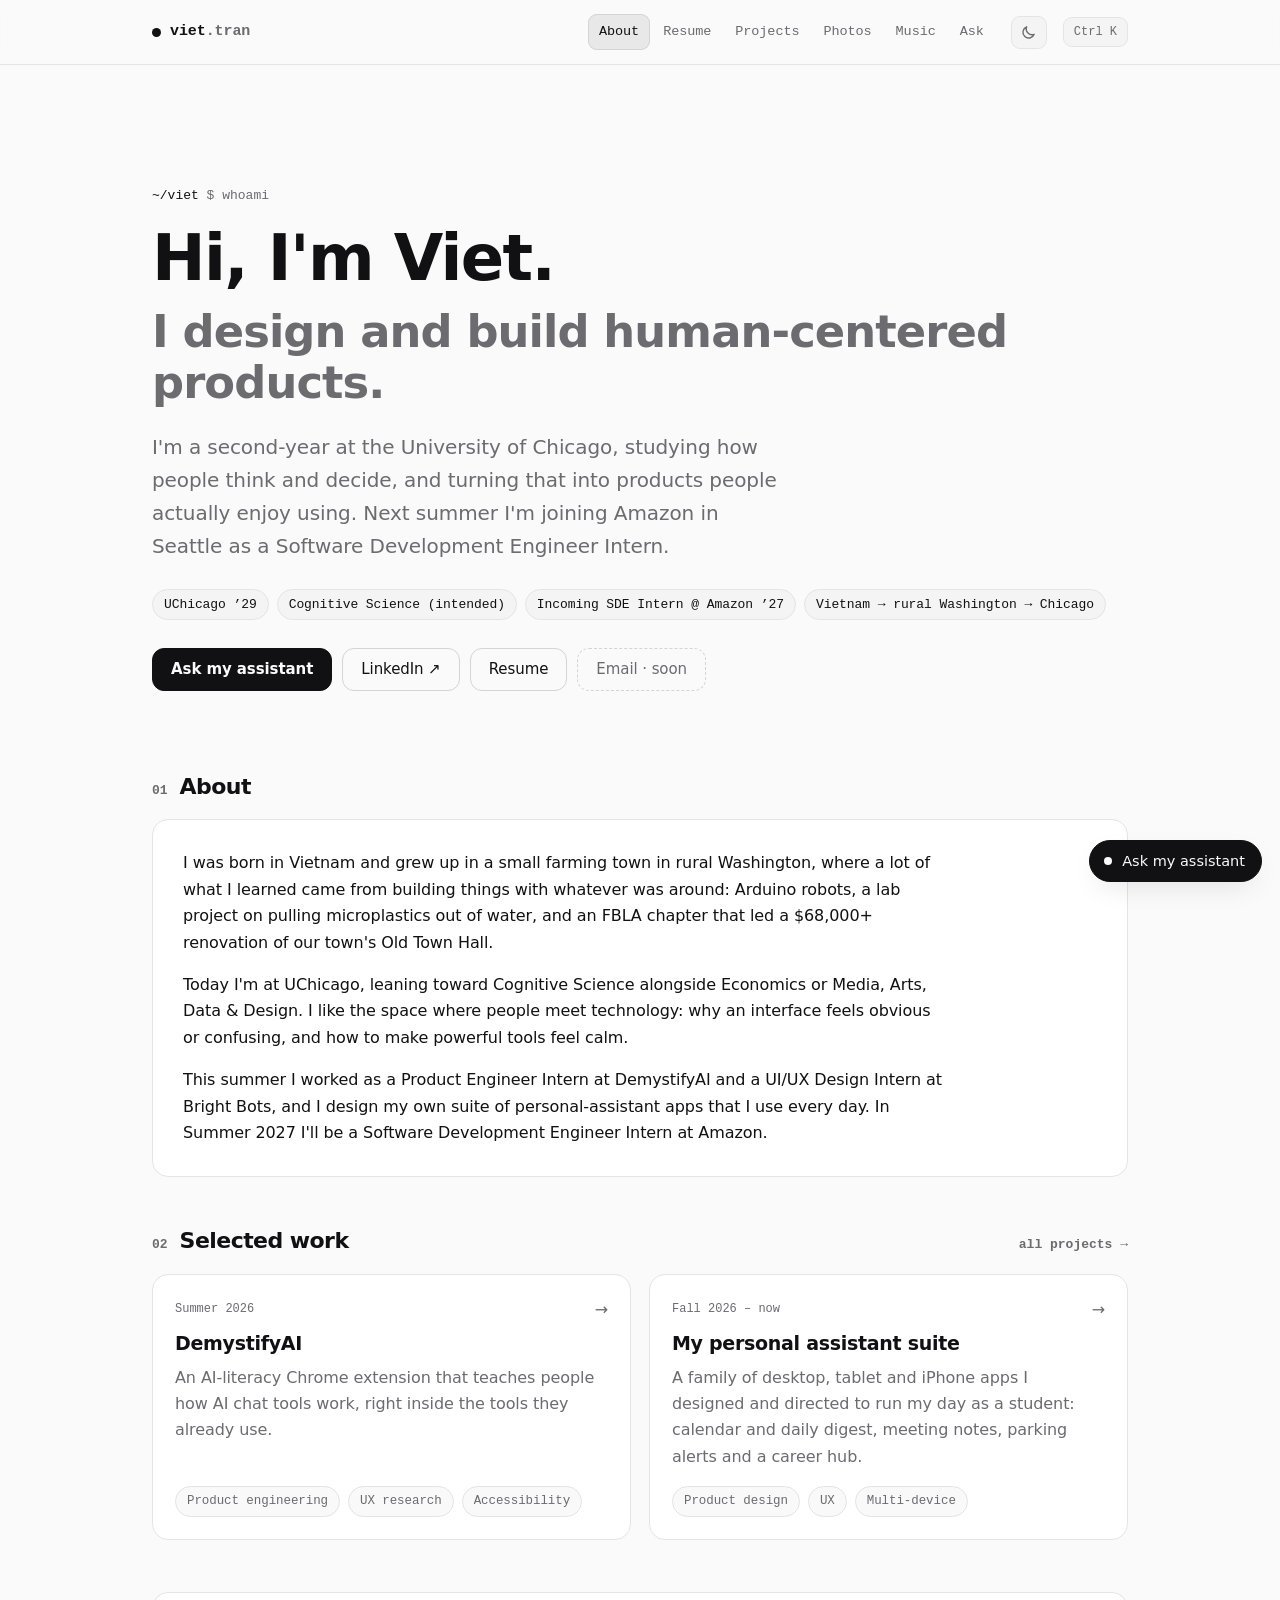
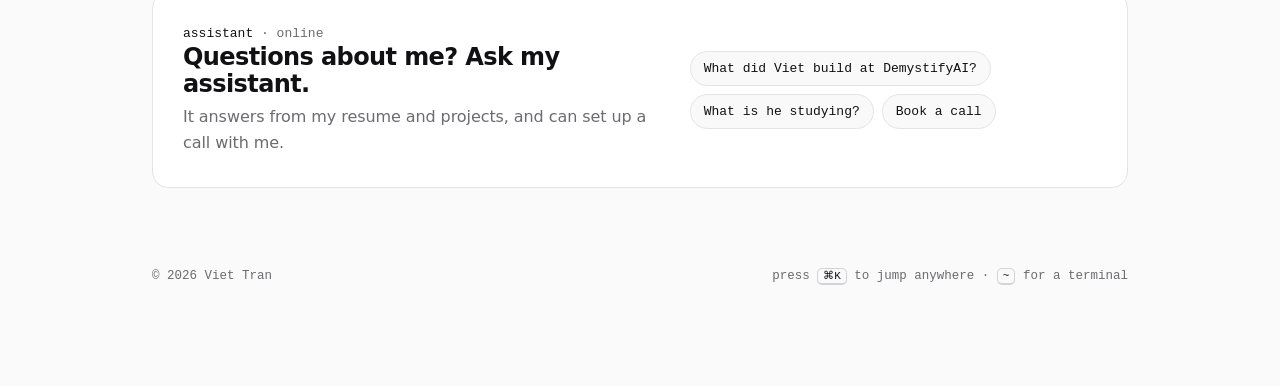
<file: index.html>
<!doctype html>
<html lang="en">
<head>
<meta name="site-root" content="./">
<meta charset="utf-8">
<meta name="viewport" content="width=device-width, initial-scale=1, viewport-fit=cover">
<title>Viet Tran · I design and build human‑centered products</title>
<meta name="description" content="I'm a second-year at the University of Chicago, studying how people think and decide, and turning that into products people actually enjoy using. Next summer I'm joining Amazon in Seattle as a Software Development Engineer Intern.">
<meta name="color-scheme" content="dark light">
<meta name="theme-color" content="#111113" media="(prefers-color-scheme: dark)">
<meta name="theme-color" content="#FAFAFA" media="(prefers-color-scheme: light)">
<meta property="og:title" content="Viet Tran · I design and build human‑centered products">
<meta property="og:description" content="I design and build human‑centered products.">
<meta property="og:type" content="website">
<meta property="og:image" content="https://viethtran.sites.tab.bot/og.png">
<link rel="icon" href="./assets/favicon.svg" type="image/svg+xml">
<link rel="stylesheet" href="./assets/styles.css">
<script src="./assets/theme.js"></script>
<script defer src="./assets/data.js"></script>
<script defer src="./assets/app.js"></script>
</head>
<body class="">
<a class="skip" href="#main">Skip to content</a>
<div class="glow" aria-hidden="true"></div>
<header class="top">
  <div class="top-in">
    <a class="brand" href="./"><span class="dot" aria-hidden="true"></span><span>viet<span class="dim">.tran</span></span></a>
    <nav class="tabs" aria-label="Main"><a href="./" class="t-home" aria-current="page">About</a><a href="./resume/">Resume</a><a href="./projects/">Projects</a><a href="./photos/">Photos</a><a href="./music/">Music</a><a href="./ask/">Ask</a></nav>
    <button class="theme-btn" type="button" data-theme-toggle aria-label="Light or dark mode" title="Light or dark mode"><svg class="ic-sun" viewBox="0 0 24 24" aria-hidden="true"><circle cx="12" cy="12" r="4.2" fill="none" stroke="currentColor" stroke-width="2"/><path d="M12 2.5v2.2M12 19.3v2.2M2.5 12h2.2M19.3 12h2.2M5.3 5.3l1.6 1.6M17.1 17.1l1.6 1.6M5.3 18.7l1.6-1.6M17.1 6.9l1.6-1.6" stroke="currentColor" stroke-width="2" stroke-linecap="round"/></svg><svg class="ic-moon" viewBox="0 0 24 24" aria-hidden="true"><path d="M20 14.6A8.2 8.2 0 0 1 9.4 4a8.2 8.2 0 1 0 10.6 10.6z" fill="none" stroke="currentColor" stroke-width="2" stroke-linejoin="round"/></svg></button>
    <button class="kbtn" type="button" data-open-cmdk aria-label="Open command menu"><span class="kbd-k">⌘K</span><svg class="kbtn-ic" viewBox="0 0 24 24" width="18" height="18" aria-hidden="true"><circle cx="11" cy="11" r="6.5" fill="none" stroke="currentColor" stroke-width="2"/><path d="M16 16l4.5 4.5" stroke="currentColor" stroke-width="2" stroke-linecap="round"/></svg></button>
  </div>
</header>
<main id="main" class="wrap fade">

<section class="hero">
  <p class="mono kicker"><span class="cy">~/viet</span> $ whoami</p>
  <h1>Hi, I'm Viet.<br><span class="grad">I design and build human‑centered products.</span></h1>
  <p class="lede">I'm a second-year at the University of Chicago, studying how people think and decide, and turning that into products people actually enjoy using. Next summer I'm joining Amazon in Seattle as a Software Development Engineer Intern.</p>
  <div class="chips big"><span class="chip">UChicago ’29</span><span class="chip">Cognitive Science (intended)</span><span class="chip">Incoming SDE Intern @ Amazon ’27</span><span class="chip">Vietnam → rural Washington → Chicago</span></div>
  <div class="actions"><a class="btn primary" href="./ask/" data-open-chat>Ask my assistant</a><a class="btn" href="https://www.linkedin.com/in/viet-h-tran" target="_blank" rel="noopener">LinkedIn ↗</a><a class="btn" href="./resume/">Resume</a><span class="btn ghost todo-btn" title="Email address to be added">Email · soon</span></div>
</section>
<section class="section">
  <h2 class="sh"><span class="mono">01</span> About</h2>
  <div class="prose about-card glass pad"><p>I was born in Vietnam and grew up in a small farming town in rural Washington, where a lot of what I learned came from building things with whatever was around: Arduino robots, a lab project on pulling microplastics out of water, and an FBLA chapter that led a $68,000+ renovation of our town's Old Town Hall.</p><p>Today I'm at UChicago, leaning toward Cognitive Science alongside Economics or Media, Arts, Data &amp; Design. I like the space where people meet technology: why an interface feels obvious or confusing, and how to make powerful tools feel calm.</p><p>This summer I worked as a Product Engineer Intern at DemystifyAI and a UI/UX Design Intern at Bright Bots, and I design my own suite of personal-assistant apps that I use every day. In Summer 2027 I'll be a Software Development Engineer Intern at Amazon.</p></div>
</section>
<section class="section">
  <h2 class="sh"><span class="mono">02</span> Selected work <a class="more mono" href="./projects/">all projects →</a></h2>
  <div class="grid"><a class="card lift" href="./projects/demystifyai/">
  <div class="card-top"><span class="mono tag">Summer 2026</span><span class="arrow" aria-hidden="true">→</span></div>
  <h3>DemystifyAI</h3>
  <p>An AI-literacy Chrome extension that teaches people how AI chat tools work, right inside the tools they already use.</p>
  <div class="chips"><span class="chip">Product engineering</span><span class="chip">UX research</span><span class="chip">Accessibility</span></div>
</a><a class="card lift" href="./projects/tab-apps/">
  <div class="card-top"><span class="mono tag">Fall 2026 – now</span><span class="arrow" aria-hidden="true">→</span></div>
  <h3>My personal assistant suite</h3>
  <p>A family of desktop, tablet and iPhone apps I designed and directed to run my day as a student: calendar and daily digest, meeting notes, parking alerts and a career hub.</p>
  <div class="chips"><span class="chip">Product design</span><span class="chip">UX</span><span class="chip">Multi-device</span></div>
</a></div>
</section>
<section class="section">
  <div class="glass pad ask-card lift">
    <div>
      <p class="mono kicker"><span class="cy">assistant</span> · online</p>
      <h2>Questions about me? Ask my assistant.</h2>
      <p class="dim">It answers from my resume and projects, and can set up a call with me.</p>
    </div>
    <div class="ask-try"><button class="chip q" type="button" data-ask="What did Viet build at DemystifyAI?">What did Viet build at DemystifyAI?</button><button class="chip q" type="button" data-ask="What is he studying?">What is he studying?</button><button class="chip q" type="button" data-ask="Book a call">Book a call</button></div>
  </div>
</section>
</main>
<footer class="foot wrap">
  <span class="mono dim">© 2026 Viet Tran</span>
  <span class="mono dim hint-keys">press <kbd>⌘K</kbd> to jump anywhere · <kbd>~</kbd> for a terminal</span>
</footer>
<button class="ask-fab" type="button" data-open-chat aria-label="Ask my assistant"><span class="pulse" aria-hidden="true"></span><span>Ask<span class="long"> my assistant</span></span></button>
</body>
</html>
</file>
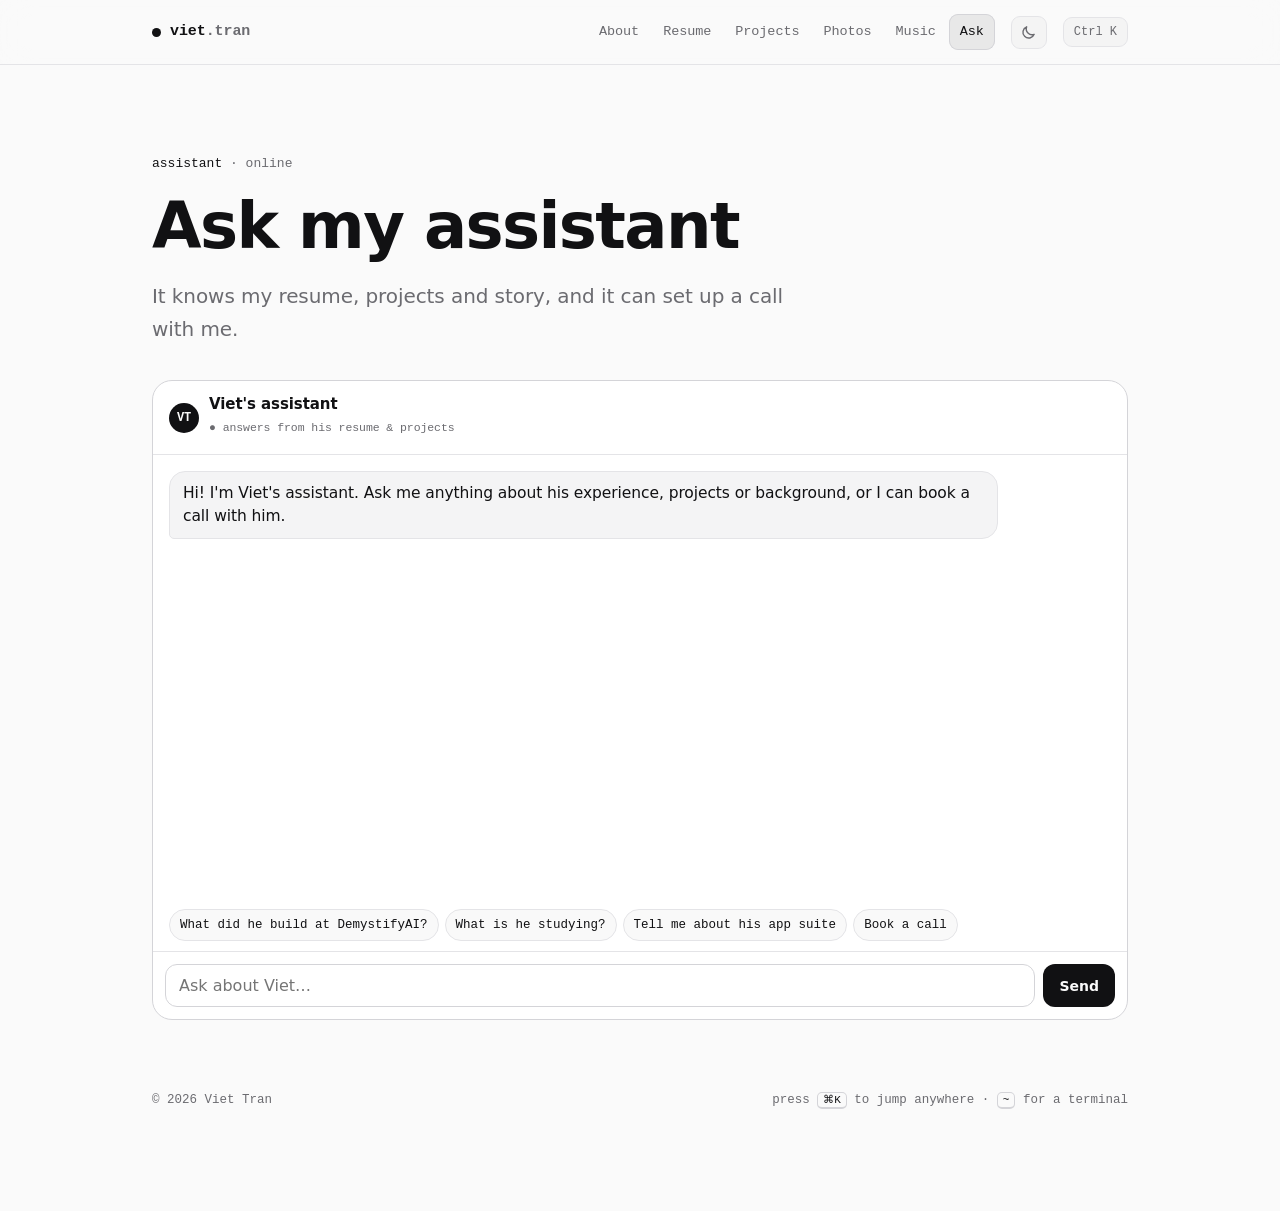
<file: ask/index.html>
<!doctype html>
<html lang="en">
<head>
<meta name="site-root" content="../">
<meta charset="utf-8">
<meta name="viewport" content="width=device-width, initial-scale=1, viewport-fit=cover">
<title>Ask my assistant · Viet Tran</title>
<meta name="description" content="Ask questions about Viet Tran, or book a call.">
<meta name="color-scheme" content="dark light">
<meta name="theme-color" content="#111113" media="(prefers-color-scheme: dark)">
<meta name="theme-color" content="#FAFAFA" media="(prefers-color-scheme: light)">
<meta property="og:title" content="Ask my assistant · Viet Tran">
<meta property="og:description" content="Ask questions about Viet Tran, or book a call.">
<meta property="og:type" content="website">
<meta property="og:image" content="https://viethtran.sites.tab.bot/og.png">
<link rel="icon" href="../assets/favicon.svg" type="image/svg+xml">
<link rel="stylesheet" href="../assets/styles.css">
<script src="../assets/theme.js"></script>
<script defer src="../assets/data.js"></script>
<script defer src="../assets/app.js"></script>
</head>
<body class="ask-page">
<a class="skip" href="#main">Skip to content</a>
<div class="glow" aria-hidden="true"></div>
<header class="top">
  <div class="top-in">
    <a class="brand" href="../"><span class="dot" aria-hidden="true"></span><span>viet<span class="dim">.tran</span></span></a>
    <nav class="tabs" aria-label="Main"><a href="../" class="t-home">About</a><a href="../resume/">Resume</a><a href="../projects/">Projects</a><a href="../photos/">Photos</a><a href="../music/">Music</a><a href="../ask/" aria-current="page">Ask</a></nav>
    <button class="theme-btn" type="button" data-theme-toggle aria-label="Light or dark mode" title="Light or dark mode"><svg class="ic-sun" viewBox="0 0 24 24" aria-hidden="true"><circle cx="12" cy="12" r="4.2" fill="none" stroke="currentColor" stroke-width="2"/><path d="M12 2.5v2.2M12 19.3v2.2M2.5 12h2.2M19.3 12h2.2M5.3 5.3l1.6 1.6M17.1 17.1l1.6 1.6M5.3 18.7l1.6-1.6M17.1 6.9l1.6-1.6" stroke="currentColor" stroke-width="2" stroke-linecap="round"/></svg><svg class="ic-moon" viewBox="0 0 24 24" aria-hidden="true"><path d="M20 14.6A8.2 8.2 0 0 1 9.4 4a8.2 8.2 0 1 0 10.6 10.6z" fill="none" stroke="currentColor" stroke-width="2" stroke-linejoin="round"/></svg></button>
    <button class="kbtn" type="button" data-open-cmdk aria-label="Open command menu"><span class="kbd-k">⌘K</span><svg class="kbtn-ic" viewBox="0 0 24 24" width="18" height="18" aria-hidden="true"><circle cx="11" cy="11" r="6.5" fill="none" stroke="currentColor" stroke-width="2"/><path d="M16 16l4.5 4.5" stroke="currentColor" stroke-width="2" stroke-linecap="round"/></svg></button>
  </div>
</header>
<main id="main" class="wrap fade">

<section class="phead">
  <p class="mono kicker"><span class="cy">assistant</span> · online</p>
  <h1>Ask my assistant</h1>
  <p class="lede">It knows my resume, projects and story, and it can set up a call with me.</p>
</section>
<div class="chat-host" data-chat-inline></div>
<noscript><p class="glass pad">The assistant needs JavaScript. You can still read my <a href="../resume/">resume</a> or find me on <a href="https://www.linkedin.com/in/viet-h-tran">LinkedIn</a>.</p></noscript>
</main>
<footer class="foot wrap">
  <span class="mono dim">© 2026 Viet Tran</span>
  <span class="mono dim hint-keys">press <kbd>⌘K</kbd> to jump anywhere · <kbd>~</kbd> for a terminal</span>
</footer>
<button class="ask-fab" type="button" data-open-chat aria-label="Ask my assistant"><span class="pulse" aria-hidden="true"></span><span>Ask<span class="long"> my assistant</span></span></button>
</body>
</html>
</file>
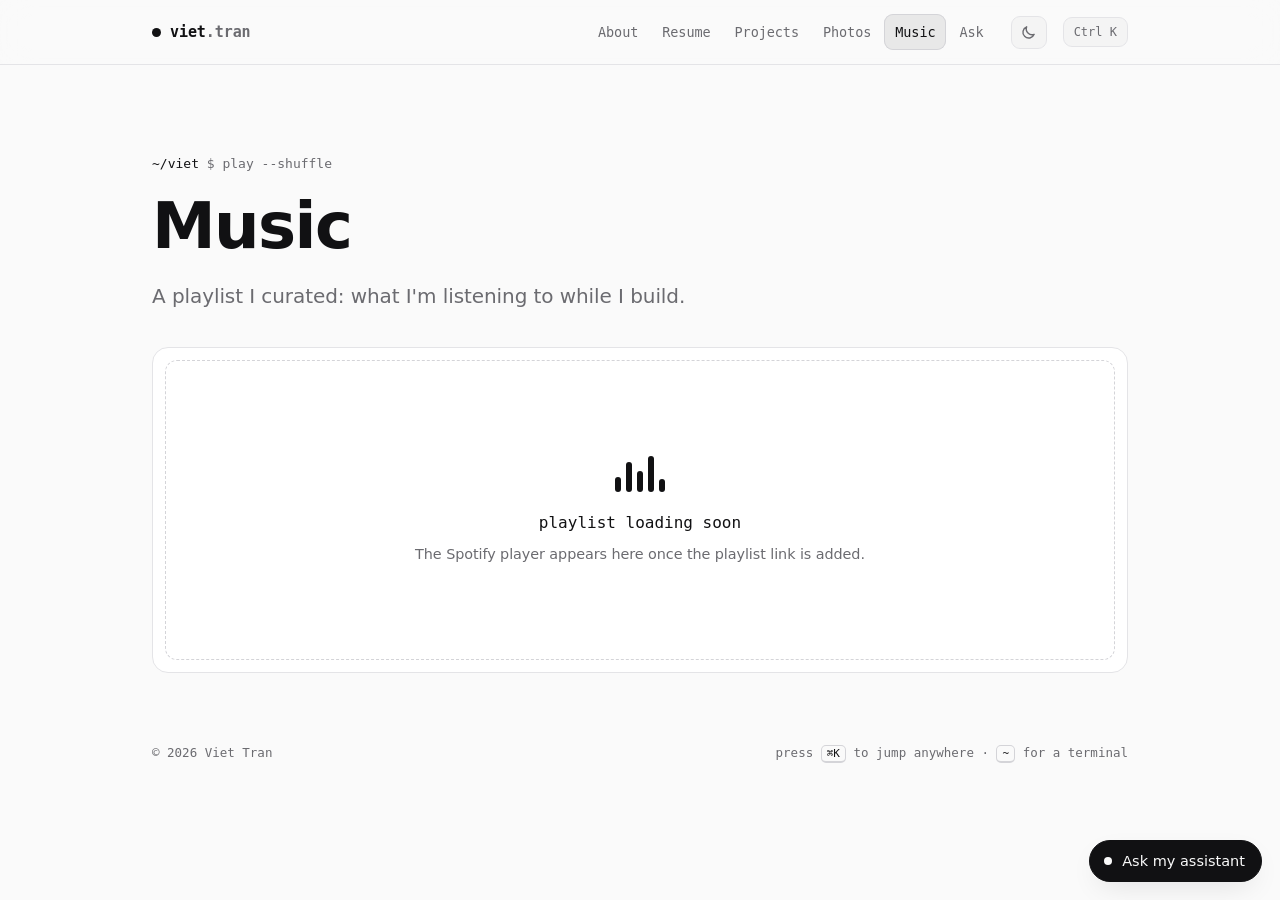
<file: music/index.html>
<!doctype html>
<html lang="en">
<head>
<meta name="site-root" content="../">
<meta charset="utf-8">
<meta name="viewport" content="width=device-width, initial-scale=1, viewport-fit=cover">
<title>Music · Viet Tran</title>
<meta name="description" content="What Viet Tran is listening to.">
<meta name="color-scheme" content="dark light">
<meta name="theme-color" content="#111113" media="(prefers-color-scheme: dark)">
<meta name="theme-color" content="#FAFAFA" media="(prefers-color-scheme: light)">
<meta property="og:title" content="Music · Viet Tran">
<meta property="og:description" content="What Viet Tran is listening to.">
<meta property="og:type" content="website">
<meta property="og:image" content="https://viethtran.sites.tab.bot/og.png">
<link rel="icon" href="../assets/favicon.svg" type="image/svg+xml">
<link rel="stylesheet" href="../assets/styles.css">
<script src="../assets/theme.js"></script>
<script defer src="../assets/data.js"></script>
<script defer src="../assets/app.js"></script>
</head>
<body class="">
<a class="skip" href="#main">Skip to content</a>
<div class="glow" aria-hidden="true"></div>
<header class="top">
  <div class="top-in">
    <a class="brand" href="../"><span class="dot" aria-hidden="true"></span><span>viet<span class="dim">.tran</span></span></a>
    <nav class="tabs" aria-label="Main"><a href="../" class="t-home">About</a><a href="../resume/">Resume</a><a href="../projects/">Projects</a><a href="../photos/">Photos</a><a href="../music/" aria-current="page">Music</a><a href="../ask/">Ask</a></nav>
    <button class="theme-btn" type="button" data-theme-toggle aria-label="Light or dark mode" title="Light or dark mode"><svg class="ic-sun" viewBox="0 0 24 24" aria-hidden="true"><circle cx="12" cy="12" r="4.2" fill="none" stroke="currentColor" stroke-width="2"/><path d="M12 2.5v2.2M12 19.3v2.2M2.5 12h2.2M19.3 12h2.2M5.3 5.3l1.6 1.6M17.1 17.1l1.6 1.6M5.3 18.7l1.6-1.6M17.1 6.9l1.6-1.6" stroke="currentColor" stroke-width="2" stroke-linecap="round"/></svg><svg class="ic-moon" viewBox="0 0 24 24" aria-hidden="true"><path d="M20 14.6A8.2 8.2 0 0 1 9.4 4a8.2 8.2 0 1 0 10.6 10.6z" fill="none" stroke="currentColor" stroke-width="2" stroke-linejoin="round"/></svg></button>
    <button class="kbtn" type="button" data-open-cmdk aria-label="Open command menu"><span class="kbd-k">⌘K</span><svg class="kbtn-ic" viewBox="0 0 24 24" width="18" height="18" aria-hidden="true"><circle cx="11" cy="11" r="6.5" fill="none" stroke="currentColor" stroke-width="2"/><path d="M16 16l4.5 4.5" stroke="currentColor" stroke-width="2" stroke-linecap="round"/></svg></button>
  </div>
</header>
<main id="main" class="wrap fade">

<section class="phead">
  <p class="mono kicker"><span class="cy">~/viet</span> $ play --shuffle</p>
  <h1>Music</h1>
  <p class="lede">A playlist I curated: what I'm listening to while I build.</p>
</section>
<div class="player glass">
  <div class="player-slot" data-spotify-slot><div class="eq" aria-hidden="true"><i></i><i></i><i></i><i></i><i></i></div><p class="mono">playlist loading soon</p><p class="dim small">The Spotify player appears here once the playlist link is added.</p></div>
</div>
</main>
<footer class="foot wrap">
  <span class="mono dim">© 2026 Viet Tran</span>
  <span class="mono dim hint-keys">press <kbd>⌘K</kbd> to jump anywhere · <kbd>~</kbd> for a terminal</span>
</footer>
<button class="ask-fab" type="button" data-open-chat aria-label="Ask my assistant"><span class="pulse" aria-hidden="true"></span><span>Ask<span class="long"> my assistant</span></span></button>
</body>
</html>
</file>
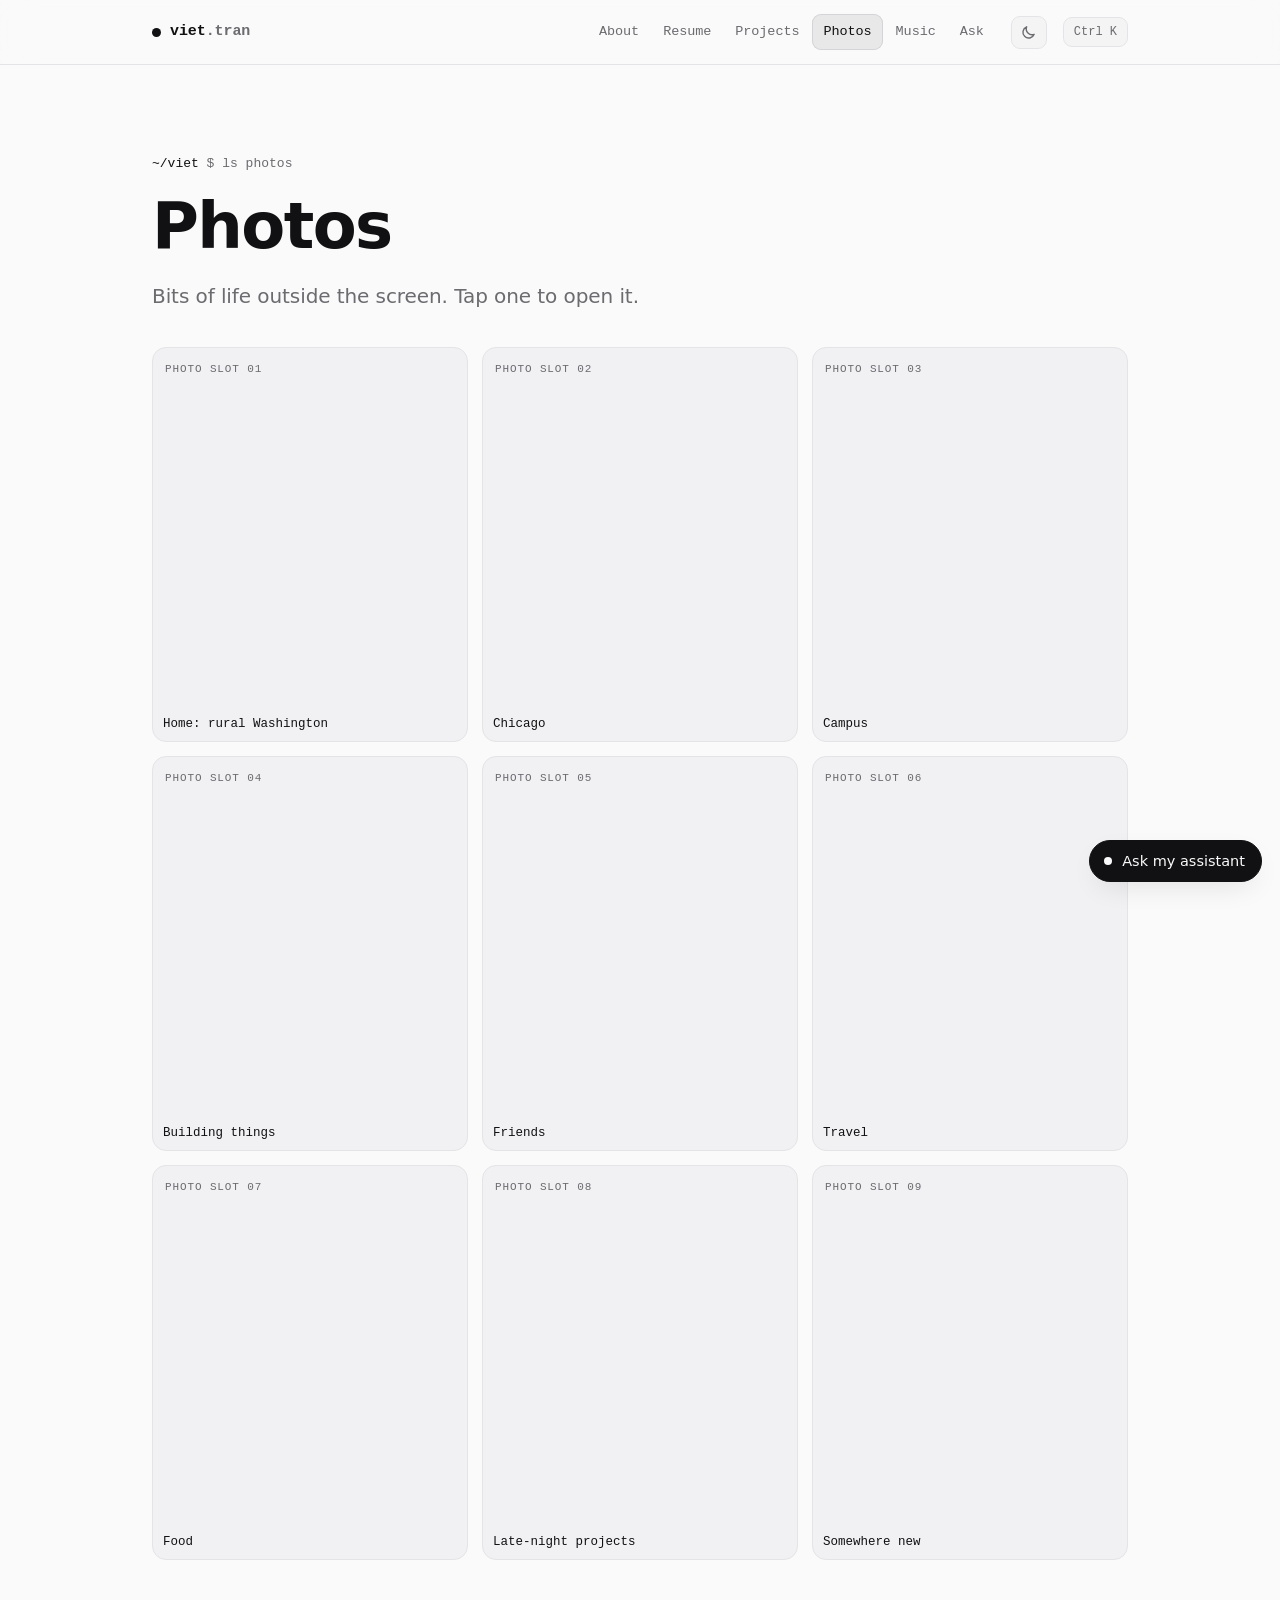
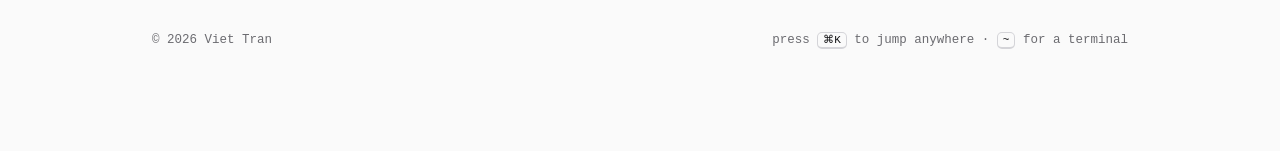
<file: photos/index.html>
<!doctype html>
<html lang="en">
<head>
<meta name="site-root" content="../">
<meta charset="utf-8">
<meta name="viewport" content="width=device-width, initial-scale=1, viewport-fit=cover">
<title>Photos · Viet Tran</title>
<meta name="description" content="Photo album of Viet Tran.">
<meta name="color-scheme" content="dark light">
<meta name="theme-color" content="#111113" media="(prefers-color-scheme: dark)">
<meta name="theme-color" content="#FAFAFA" media="(prefers-color-scheme: light)">
<meta property="og:title" content="Photos · Viet Tran">
<meta property="og:description" content="Photo album of Viet Tran.">
<meta property="og:type" content="website">
<meta property="og:image" content="https://viethtran.sites.tab.bot/og.png">
<link rel="icon" href="../assets/favicon.svg" type="image/svg+xml">
<link rel="stylesheet" href="../assets/styles.css">
<script src="../assets/theme.js"></script>
<script defer src="../assets/data.js"></script>
<script defer src="../assets/app.js"></script>
</head>
<body class="">
<a class="skip" href="#main">Skip to content</a>
<div class="glow" aria-hidden="true"></div>
<header class="top">
  <div class="top-in">
    <a class="brand" href="../"><span class="dot" aria-hidden="true"></span><span>viet<span class="dim">.tran</span></span></a>
    <nav class="tabs" aria-label="Main"><a href="../" class="t-home">About</a><a href="../resume/">Resume</a><a href="../projects/">Projects</a><a href="../photos/" aria-current="page">Photos</a><a href="../music/">Music</a><a href="../ask/">Ask</a></nav>
    <button class="theme-btn" type="button" data-theme-toggle aria-label="Light or dark mode" title="Light or dark mode"><svg class="ic-sun" viewBox="0 0 24 24" aria-hidden="true"><circle cx="12" cy="12" r="4.2" fill="none" stroke="currentColor" stroke-width="2"/><path d="M12 2.5v2.2M12 19.3v2.2M2.5 12h2.2M19.3 12h2.2M5.3 5.3l1.6 1.6M17.1 17.1l1.6 1.6M5.3 18.7l1.6-1.6M17.1 6.9l1.6-1.6" stroke="currentColor" stroke-width="2" stroke-linecap="round"/></svg><svg class="ic-moon" viewBox="0 0 24 24" aria-hidden="true"><path d="M20 14.6A8.2 8.2 0 0 1 9.4 4a8.2 8.2 0 1 0 10.6 10.6z" fill="none" stroke="currentColor" stroke-width="2" stroke-linejoin="round"/></svg></button>
    <button class="kbtn" type="button" data-open-cmdk aria-label="Open command menu"><span class="kbd-k">⌘K</span><svg class="kbtn-ic" viewBox="0 0 24 24" width="18" height="18" aria-hidden="true"><circle cx="11" cy="11" r="6.5" fill="none" stroke="currentColor" stroke-width="2"/><path d="M16 16l4.5 4.5" stroke="currentColor" stroke-width="2" stroke-linecap="round"/></svg></button>
  </div>
</header>
<main id="main" class="wrap fade">

<section class="phead">
  <p class="mono kicker"><span class="cy">~/viet</span> $ ls photos</p>
  <h1>Photos</h1>
  <p class="lede">Bits of life outside the screen. Tap one to open it.</p>
</section>
<div class="album"><button class="ph lift empty" type="button" data-photo="0" aria-label="Photo slot: Home: rural Washington"><span class="ph-in"><span class="mono">photo slot 01</span><span class="cap">Home: rural Washington</span></span></button><button class="ph lift empty" type="button" data-photo="1" aria-label="Photo slot: Chicago"><span class="ph-in"><span class="mono">photo slot 02</span><span class="cap">Chicago</span></span></button><button class="ph lift empty" type="button" data-photo="2" aria-label="Photo slot: Campus"><span class="ph-in"><span class="mono">photo slot 03</span><span class="cap">Campus</span></span></button><button class="ph lift empty" type="button" data-photo="3" aria-label="Photo slot: Building things"><span class="ph-in"><span class="mono">photo slot 04</span><span class="cap">Building things</span></span></button><button class="ph lift empty" type="button" data-photo="4" aria-label="Photo slot: Friends"><span class="ph-in"><span class="mono">photo slot 05</span><span class="cap">Friends</span></span></button><button class="ph lift empty" type="button" data-photo="5" aria-label="Photo slot: Travel"><span class="ph-in"><span class="mono">photo slot 06</span><span class="cap">Travel</span></span></button><button class="ph lift empty" type="button" data-photo="6" aria-label="Photo slot: Food"><span class="ph-in"><span class="mono">photo slot 07</span><span class="cap">Food</span></span></button><button class="ph lift empty" type="button" data-photo="7" aria-label="Photo slot: Late-night projects"><span class="ph-in"><span class="mono">photo slot 08</span><span class="cap">Late-night projects</span></span></button><button class="ph lift empty" type="button" data-photo="8" aria-label="Photo slot: Somewhere new"><span class="ph-in"><span class="mono">photo slot 09</span><span class="cap">Somewhere new</span></span></button></div>
<div class="lightbox" hidden role="dialog" aria-modal="true" aria-label="Photo viewer">
  <button class="lb-x" type="button" aria-label="Close">✕</button>
  <button class="lb-nav prev" type="button" aria-label="Previous photo">‹</button>
  <figure class="lb-fig"><div class="lb-media"></div><figcaption class="lb-cap mono"></figcaption></figure>
  <button class="lb-nav next" type="button" aria-label="Next photo">›</button>
</div>
</main>
<footer class="foot wrap">
  <span class="mono dim">© 2026 Viet Tran</span>
  <span class="mono dim hint-keys">press <kbd>⌘K</kbd> to jump anywhere · <kbd>~</kbd> for a terminal</span>
</footer>
<button class="ask-fab" type="button" data-open-chat aria-label="Ask my assistant"><span class="pulse" aria-hidden="true"></span><span>Ask<span class="long"> my assistant</span></span></button>
</body>
</html>
</file>
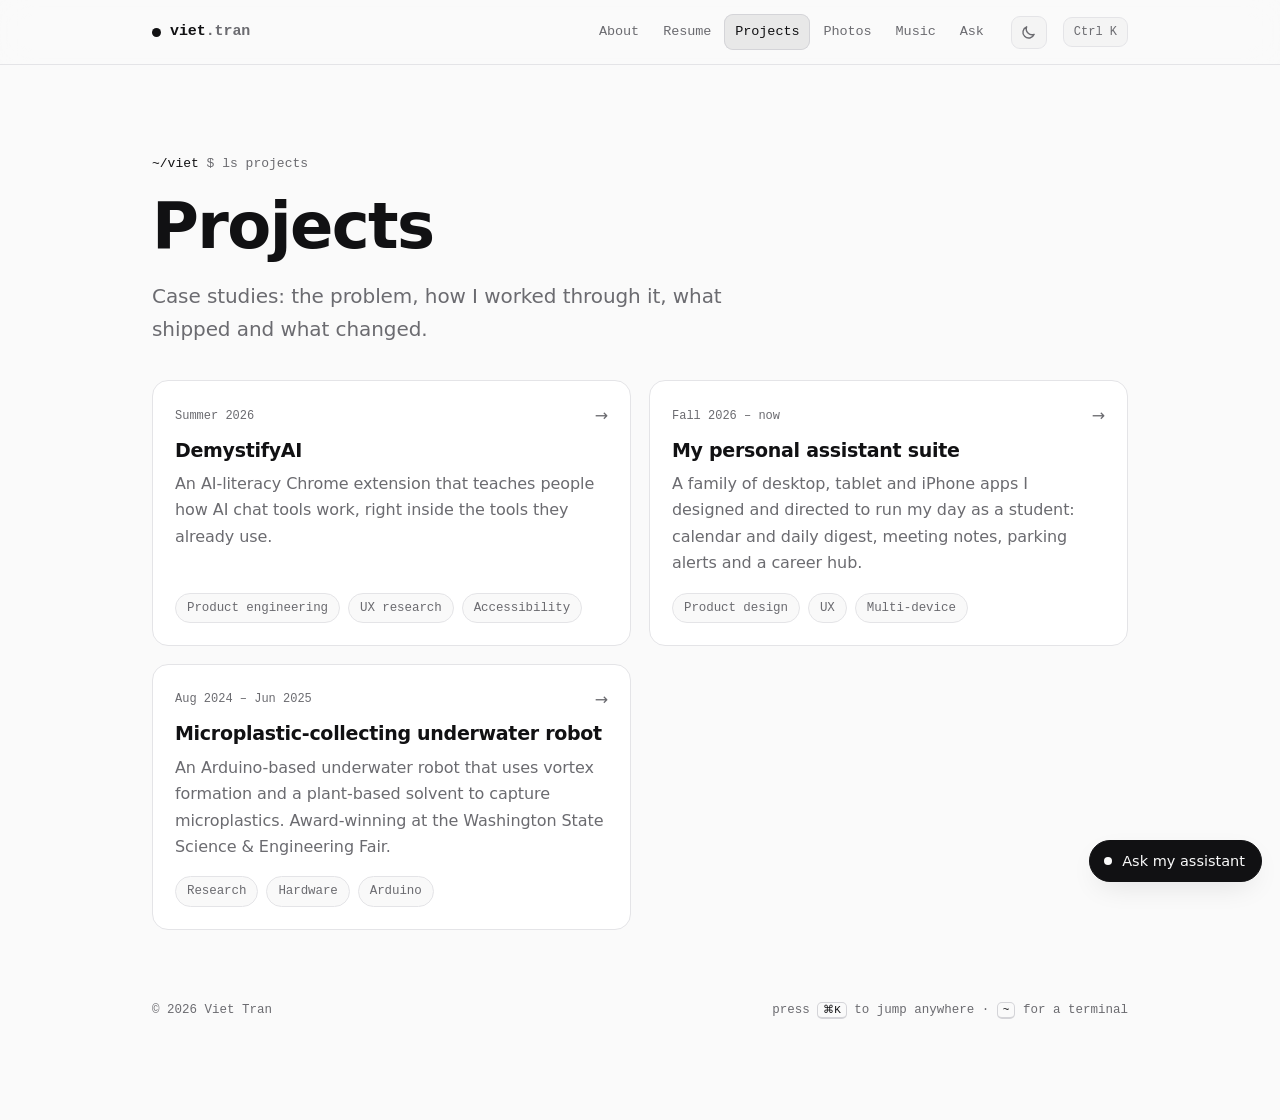
<file: projects/index.html>
<!doctype html>
<html lang="en">
<head>
<meta name="site-root" content="../">
<meta charset="utf-8">
<meta name="viewport" content="width=device-width, initial-scale=1, viewport-fit=cover">
<title>Projects · Viet Tran</title>
<meta name="description" content="Projects and UX case studies by Viet Tran.">
<meta name="color-scheme" content="dark light">
<meta name="theme-color" content="#111113" media="(prefers-color-scheme: dark)">
<meta name="theme-color" content="#FAFAFA" media="(prefers-color-scheme: light)">
<meta property="og:title" content="Projects · Viet Tran">
<meta property="og:description" content="Projects and UX case studies by Viet Tran.">
<meta property="og:type" content="website">
<meta property="og:image" content="https://viethtran.sites.tab.bot/og.png">
<link rel="icon" href="../assets/favicon.svg" type="image/svg+xml">
<link rel="stylesheet" href="../assets/styles.css">
<script src="../assets/theme.js"></script>
<script defer src="../assets/data.js"></script>
<script defer src="../assets/app.js"></script>
</head>
<body class="">
<a class="skip" href="#main">Skip to content</a>
<div class="glow" aria-hidden="true"></div>
<header class="top">
  <div class="top-in">
    <a class="brand" href="../"><span class="dot" aria-hidden="true"></span><span>viet<span class="dim">.tran</span></span></a>
    <nav class="tabs" aria-label="Main"><a href="../" class="t-home">About</a><a href="../resume/">Resume</a><a href="../projects/" aria-current="page">Projects</a><a href="../photos/">Photos</a><a href="../music/">Music</a><a href="../ask/">Ask</a></nav>
    <button class="theme-btn" type="button" data-theme-toggle aria-label="Light or dark mode" title="Light or dark mode"><svg class="ic-sun" viewBox="0 0 24 24" aria-hidden="true"><circle cx="12" cy="12" r="4.2" fill="none" stroke="currentColor" stroke-width="2"/><path d="M12 2.5v2.2M12 19.3v2.2M2.5 12h2.2M19.3 12h2.2M5.3 5.3l1.6 1.6M17.1 17.1l1.6 1.6M5.3 18.7l1.6-1.6M17.1 6.9l1.6-1.6" stroke="currentColor" stroke-width="2" stroke-linecap="round"/></svg><svg class="ic-moon" viewBox="0 0 24 24" aria-hidden="true"><path d="M20 14.6A8.2 8.2 0 0 1 9.4 4a8.2 8.2 0 1 0 10.6 10.6z" fill="none" stroke="currentColor" stroke-width="2" stroke-linejoin="round"/></svg></button>
    <button class="kbtn" type="button" data-open-cmdk aria-label="Open command menu"><span class="kbd-k">⌘K</span><svg class="kbtn-ic" viewBox="0 0 24 24" width="18" height="18" aria-hidden="true"><circle cx="11" cy="11" r="6.5" fill="none" stroke="currentColor" stroke-width="2"/><path d="M16 16l4.5 4.5" stroke="currentColor" stroke-width="2" stroke-linecap="round"/></svg></button>
  </div>
</header>
<main id="main" class="wrap fade">

<section class="phead">
  <p class="mono kicker"><span class="cy">~/viet</span> $ ls projects</p>
  <h1>Projects</h1>
  <p class="lede">Case studies: the problem, how I worked through it, what shipped and what changed.</p>
</section>
<div class="grid"><a class="card lift" href="../projects/demystifyai/">
  <div class="card-top"><span class="mono tag">Summer 2026</span><span class="arrow" aria-hidden="true">→</span></div>
  <h3>DemystifyAI</h3>
  <p>An AI-literacy Chrome extension that teaches people how AI chat tools work, right inside the tools they already use.</p>
  <div class="chips"><span class="chip">Product engineering</span><span class="chip">UX research</span><span class="chip">Accessibility</span></div>
</a><a class="card lift" href="../projects/tab-apps/">
  <div class="card-top"><span class="mono tag">Fall 2026 – now</span><span class="arrow" aria-hidden="true">→</span></div>
  <h3>My personal assistant suite</h3>
  <p>A family of desktop, tablet and iPhone apps I designed and directed to run my day as a student: calendar and daily digest, meeting notes, parking alerts and a career hub.</p>
  <div class="chips"><span class="chip">Product design</span><span class="chip">UX</span><span class="chip">Multi-device</span></div>
</a><a class="card lift" href="../projects/microplastics/">
  <div class="card-top"><span class="mono tag">Aug 2024 – Jun 2025</span><span class="arrow" aria-hidden="true">→</span></div>
  <h3>Microplastic-collecting underwater robot</h3>
  <p>An Arduino-based underwater robot that uses vortex formation and a plant-based solvent to capture microplastics. Award-winning at the Washington State Science &amp; Engineering Fair.</p>
  <div class="chips"><span class="chip">Research</span><span class="chip">Hardware</span><span class="chip">Arduino</span></div>
</a></div>
</main>
<footer class="foot wrap">
  <span class="mono dim">© 2026 Viet Tran</span>
  <span class="mono dim hint-keys">press <kbd>⌘K</kbd> to jump anywhere · <kbd>~</kbd> for a terminal</span>
</footer>
<button class="ask-fab" type="button" data-open-chat aria-label="Ask my assistant"><span class="pulse" aria-hidden="true"></span><span>Ask<span class="long"> my assistant</span></span></button>
</body>
</html>
</file>
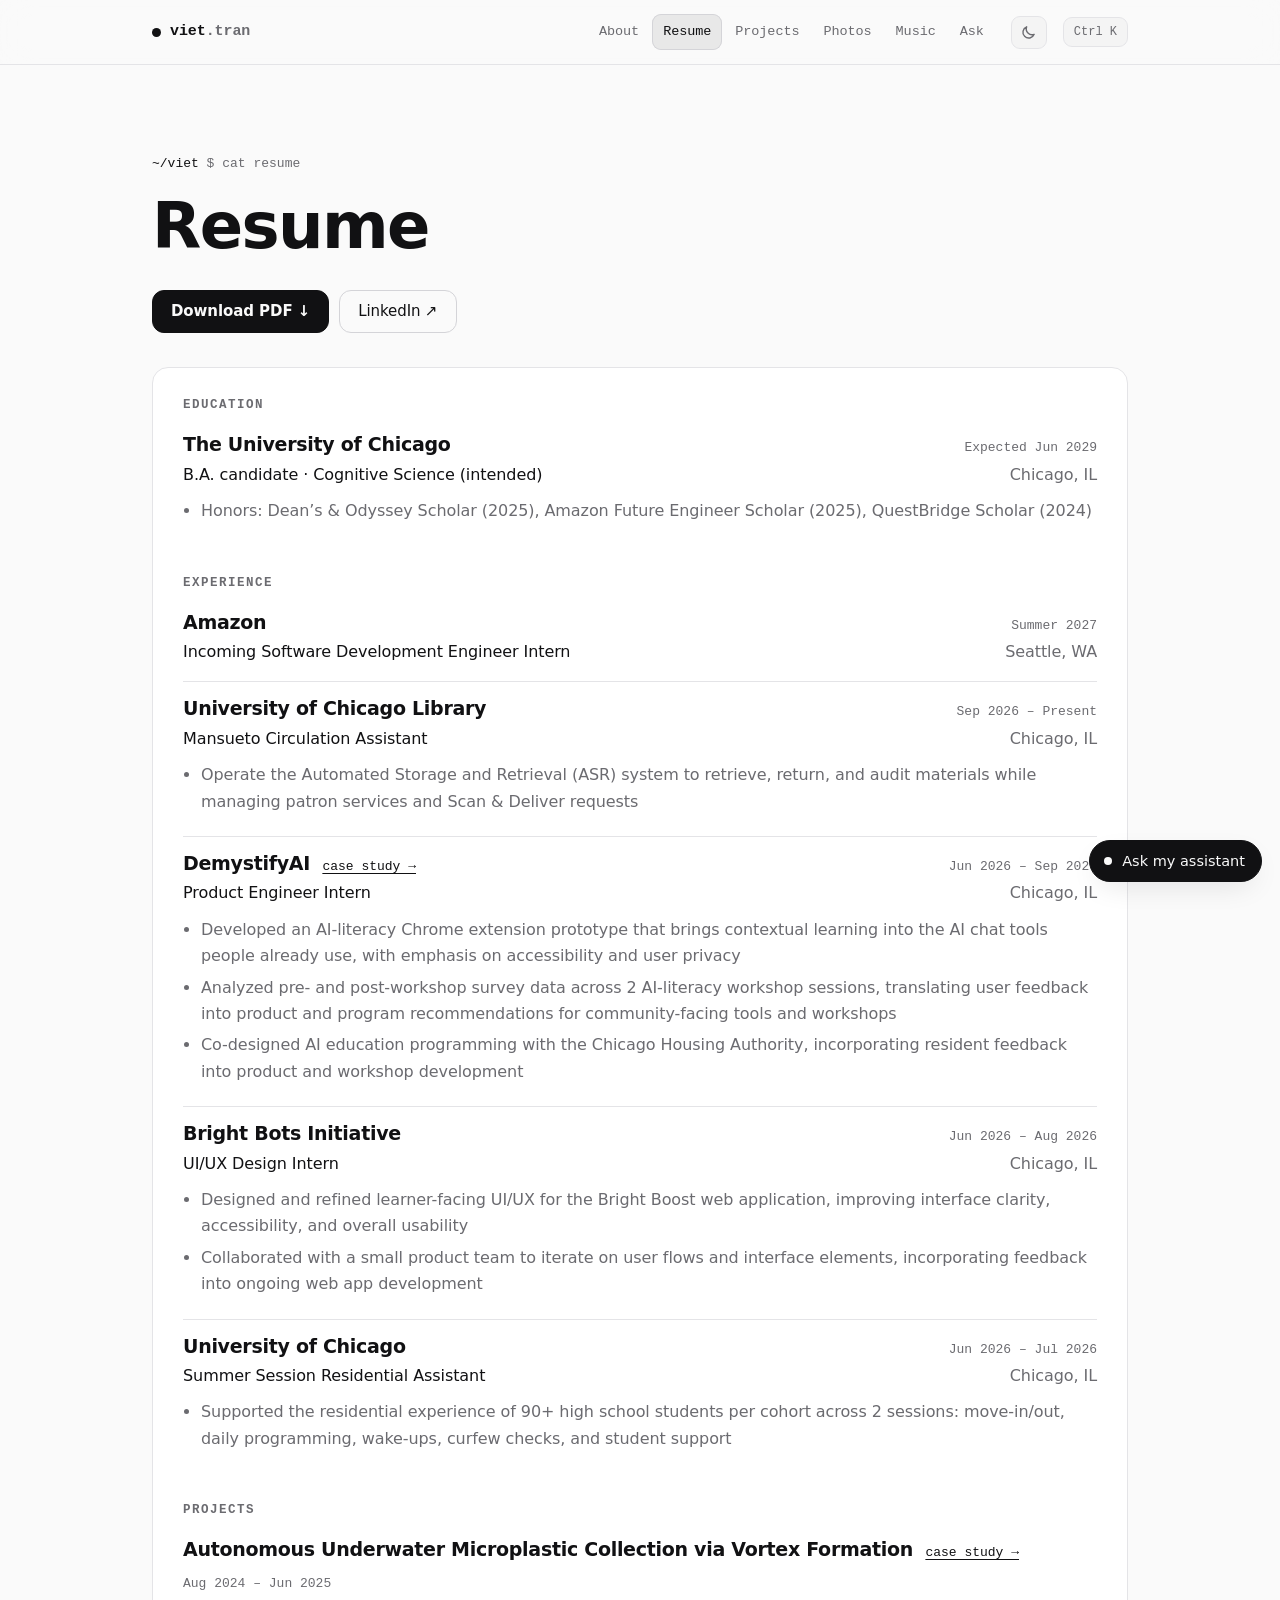
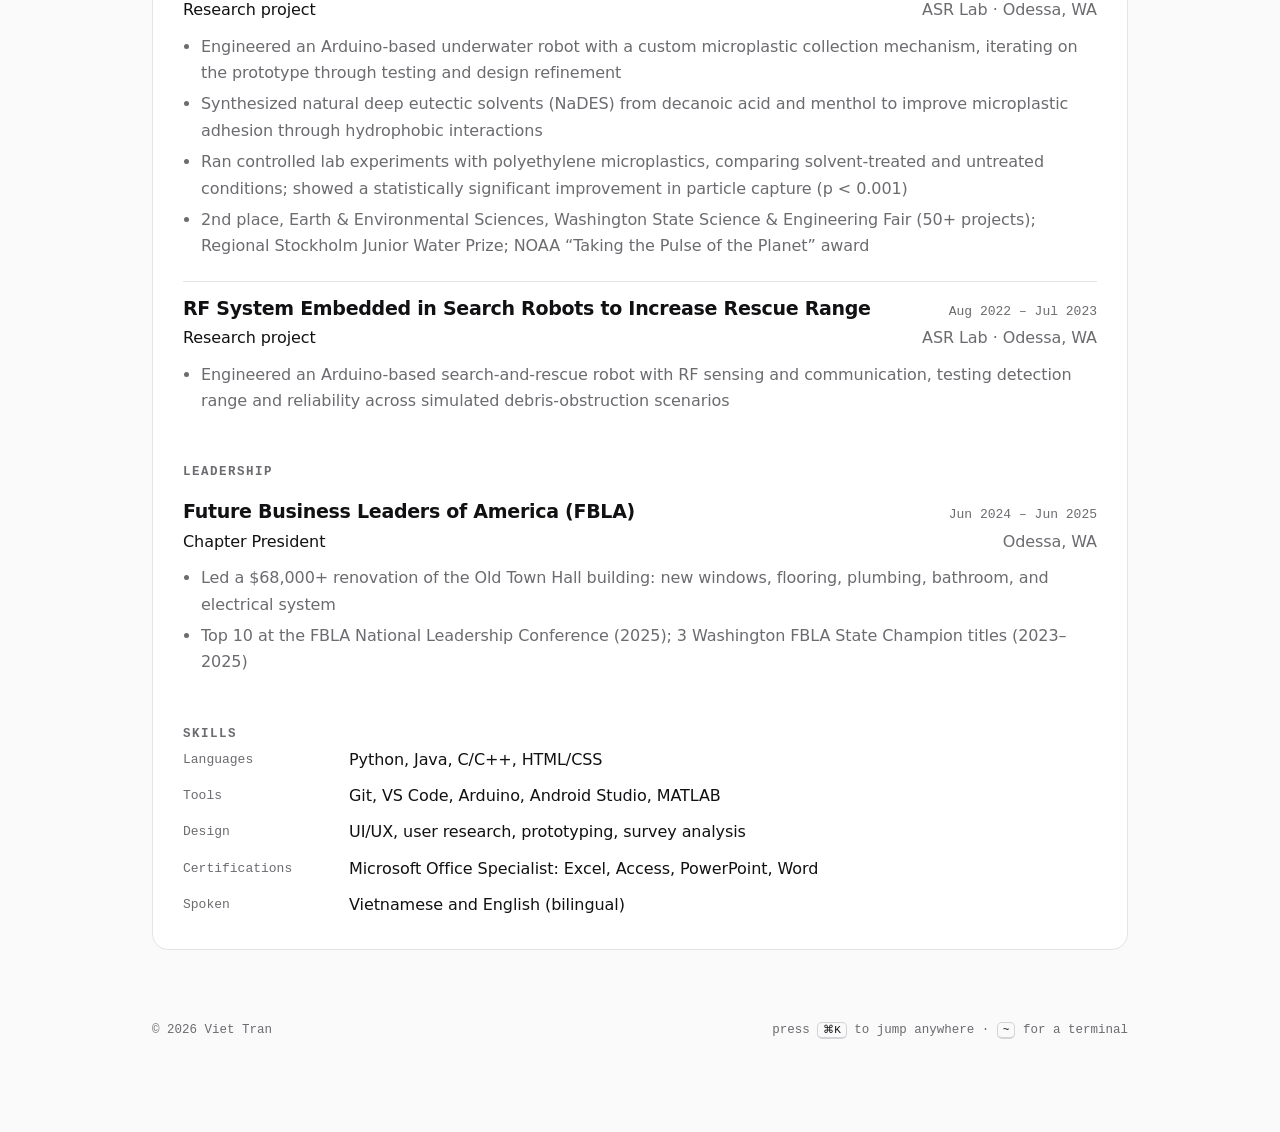
<file: resume/index.html>
<!doctype html>
<html lang="en">
<head>
<meta name="site-root" content="../">
<meta charset="utf-8">
<meta name="viewport" content="width=device-width, initial-scale=1, viewport-fit=cover">
<title>Resume · Viet Tran</title>
<meta name="description" content="Resume of Viet Tran: UChicago, incoming Amazon SDE intern, DemystifyAI, Bright Bots.">
<meta name="color-scheme" content="dark light">
<meta name="theme-color" content="#111113" media="(prefers-color-scheme: dark)">
<meta name="theme-color" content="#FAFAFA" media="(prefers-color-scheme: light)">
<meta property="og:title" content="Resume · Viet Tran">
<meta property="og:description" content="Resume of Viet Tran: UChicago, incoming Amazon SDE intern, DemystifyAI, Bright Bots.">
<meta property="og:type" content="website">
<meta property="og:image" content="https://viethtran.sites.tab.bot/og.png">
<link rel="icon" href="../assets/favicon.svg" type="image/svg+xml">
<link rel="stylesheet" href="../assets/styles.css">
<script src="../assets/theme.js"></script>
<script defer src="../assets/data.js"></script>
<script defer src="../assets/app.js"></script>
</head>
<body class="">
<a class="skip" href="#main">Skip to content</a>
<div class="glow" aria-hidden="true"></div>
<header class="top">
  <div class="top-in">
    <a class="brand" href="../"><span class="dot" aria-hidden="true"></span><span>viet<span class="dim">.tran</span></span></a>
    <nav class="tabs" aria-label="Main"><a href="../" class="t-home">About</a><a href="../resume/" aria-current="page">Resume</a><a href="../projects/">Projects</a><a href="../photos/">Photos</a><a href="../music/">Music</a><a href="../ask/">Ask</a></nav>
    <button class="theme-btn" type="button" data-theme-toggle aria-label="Light or dark mode" title="Light or dark mode"><svg class="ic-sun" viewBox="0 0 24 24" aria-hidden="true"><circle cx="12" cy="12" r="4.2" fill="none" stroke="currentColor" stroke-width="2"/><path d="M12 2.5v2.2M12 19.3v2.2M2.5 12h2.2M19.3 12h2.2M5.3 5.3l1.6 1.6M17.1 17.1l1.6 1.6M5.3 18.7l1.6-1.6M17.1 6.9l1.6-1.6" stroke="currentColor" stroke-width="2" stroke-linecap="round"/></svg><svg class="ic-moon" viewBox="0 0 24 24" aria-hidden="true"><path d="M20 14.6A8.2 8.2 0 0 1 9.4 4a8.2 8.2 0 1 0 10.6 10.6z" fill="none" stroke="currentColor" stroke-width="2" stroke-linejoin="round"/></svg></button>
    <button class="kbtn" type="button" data-open-cmdk aria-label="Open command menu"><span class="kbd-k">⌘K</span><svg class="kbtn-ic" viewBox="0 0 24 24" width="18" height="18" aria-hidden="true"><circle cx="11" cy="11" r="6.5" fill="none" stroke="currentColor" stroke-width="2"/><path d="M16 16l4.5 4.5" stroke="currentColor" stroke-width="2" stroke-linecap="round"/></svg></button>
  </div>
</header>
<main id="main" class="wrap fade">

<section class="phead">
  <p class="mono kicker"><span class="cy">~/viet</span> $ cat resume</p>
  <h1>Resume</h1>
  <div class="actions"><a class="btn primary" href="../assets/Viet-Tran-Resume.pdf" download>Download PDF ↓</a><a class="btn" href="https://www.linkedin.com/in/viet-h-tran" target="_blank" rel="noopener">LinkedIn ↗</a></div>
</section>
<div class="resume glass pad">
  <section><h2 class="rh mono">Education</h2><article class="ritem">
  <div class="rhead"><h3>The University of Chicago</h3><span class="mono dim">Expected Jun 2029</span></div>
  <div class="rsub"><span>B.A. candidate · Cognitive Science (intended)</span><span class="dim">Chicago, IL</span></div>
  <ul><li>Honors: Dean’s &amp; Odyssey Scholar (2025), Amazon Future Engineer Scholar (2025), QuestBridge Scholar (2024)</li></ul>
</article></section>
  <section><h2 class="rh mono">Experience</h2><article class="ritem">
  <div class="rhead"><h3>Amazon</h3><span class="mono dim">Summer 2027</span></div>
  <div class="rsub"><span>Incoming Software Development Engineer Intern</span><span class="dim">Seattle, WA</span></div>
  
</article><article class="ritem">
  <div class="rhead"><h3>University of Chicago Library</h3><span class="mono dim">Sep 2026 – Present</span></div>
  <div class="rsub"><span>Mansueto Circulation Assistant</span><span class="dim">Chicago, IL</span></div>
  <ul><li>Operate the Automated Storage and Retrieval (ASR) system to retrieve, return, and audit materials while managing patron services and Scan &amp; Deliver requests</li></ul>
</article><article class="ritem">
  <div class="rhead"><h3>DemystifyAI <a class="mono rlink" href="../projects/demystifyai/">case study →</a></h3><span class="mono dim">Jun 2026 – Sep 2026</span></div>
  <div class="rsub"><span>Product Engineer Intern</span><span class="dim">Chicago, IL</span></div>
  <ul><li>Developed an AI-literacy Chrome extension prototype that brings contextual learning into the AI chat tools people already use, with emphasis on accessibility and user privacy</li><li>Analyzed pre- and post-workshop survey data across 2 AI-literacy workshop sessions, translating user feedback into product and program recommendations for community-facing tools and workshops</li><li>Co-designed AI education programming with the Chicago Housing Authority, incorporating resident feedback into product and workshop development</li></ul>
</article><article class="ritem">
  <div class="rhead"><h3>Bright Bots Initiative</h3><span class="mono dim">Jun 2026 – Aug 2026</span></div>
  <div class="rsub"><span>UI/UX Design Intern</span><span class="dim">Chicago, IL</span></div>
  <ul><li>Designed and refined learner-facing UI/UX for the Bright Boost web application, improving interface clarity, accessibility, and overall usability</li><li>Collaborated with a small product team to iterate on user flows and interface elements, incorporating feedback into ongoing web app development</li></ul>
</article><article class="ritem">
  <div class="rhead"><h3>University of Chicago</h3><span class="mono dim">Jun 2026 – Jul 2026</span></div>
  <div class="rsub"><span>Summer Session Residential Assistant</span><span class="dim">Chicago, IL</span></div>
  <ul><li>Supported the residential experience of 90+ high school students per cohort across 2 sessions: move-in/out, daily programming, wake-ups, curfew checks, and student support</li></ul>
</article></section>
  <section><h2 class="rh mono">Projects</h2><article class="ritem">
  <div class="rhead"><h3>Autonomous Underwater Microplastic Collection via Vortex Formation <a class="mono rlink" href="../projects/microplastics/">case study →</a></h3><span class="mono dim">Aug 2024 – Jun 2025</span></div>
  <div class="rsub"><span>Research project</span><span class="dim">ASR Lab · Odessa, WA</span></div>
  <ul><li>Engineered an Arduino-based underwater robot with a custom microplastic collection mechanism, iterating on the prototype through testing and design refinement</li><li>Synthesized natural deep eutectic solvents (NaDES) from decanoic acid and menthol to improve microplastic adhesion through hydrophobic interactions</li><li>Ran controlled lab experiments with polyethylene microplastics, comparing solvent-treated and untreated conditions; showed a statistically significant improvement in particle capture (p &lt; 0.001)</li><li>2nd place, Earth &amp; Environmental Sciences, Washington State Science &amp; Engineering Fair (50+ projects); Regional Stockholm Junior Water Prize; NOAA “Taking the Pulse of the Planet” award</li></ul>
</article><article class="ritem">
  <div class="rhead"><h3>RF System Embedded in Search Robots to Increase Rescue Range</h3><span class="mono dim">Aug 2022 – Jul 2023</span></div>
  <div class="rsub"><span>Research project</span><span class="dim">ASR Lab · Odessa, WA</span></div>
  <ul><li>Engineered an Arduino-based search-and-rescue robot with RF sensing and communication, testing detection range and reliability across simulated debris-obstruction scenarios</li></ul>
</article></section>
  <section><h2 class="rh mono">Leadership</h2><article class="ritem">
  <div class="rhead"><h3>Future Business Leaders of America (FBLA)</h3><span class="mono dim">Jun 2024 – Jun 2025</span></div>
  <div class="rsub"><span>Chapter President</span><span class="dim">Odessa, WA</span></div>
  <ul><li>Led a $68,000+ renovation of the Old Town Hall building: new windows, flooring, plumbing, bathroom, and electrical system</li><li>Top 10 at the FBLA National Leadership Conference (2025); 3 Washington FBLA State Champion titles (2023–2025)</li></ul>
</article></section>
  <section><h2 class="rh mono">Skills</h2><dl class="skills"><div><dt class="mono">Languages</dt><dd>Python, Java, C/C++, HTML/CSS</dd></div><div><dt class="mono">Tools</dt><dd>Git, VS Code, Arduino, Android Studio, MATLAB</dd></div><div><dt class="mono">Design</dt><dd>UI/UX, user research, prototyping, survey analysis</dd></div><div><dt class="mono">Certifications</dt><dd>Microsoft Office Specialist: Excel, Access, PowerPoint, Word</dd></div><div><dt class="mono">Spoken</dt><dd>Vietnamese and English (bilingual)</dd></div></dl></section>
</div>
</main>
<footer class="foot wrap">
  <span class="mono dim">© 2026 Viet Tran</span>
  <span class="mono dim hint-keys">press <kbd>⌘K</kbd> to jump anywhere · <kbd>~</kbd> for a terminal</span>
</footer>
<button class="ask-fab" type="button" data-open-chat aria-label="Ask my assistant"><span class="pulse" aria-hidden="true"></span><span>Ask<span class="long"> my assistant</span></span></button>
</body>
</html>
</file>
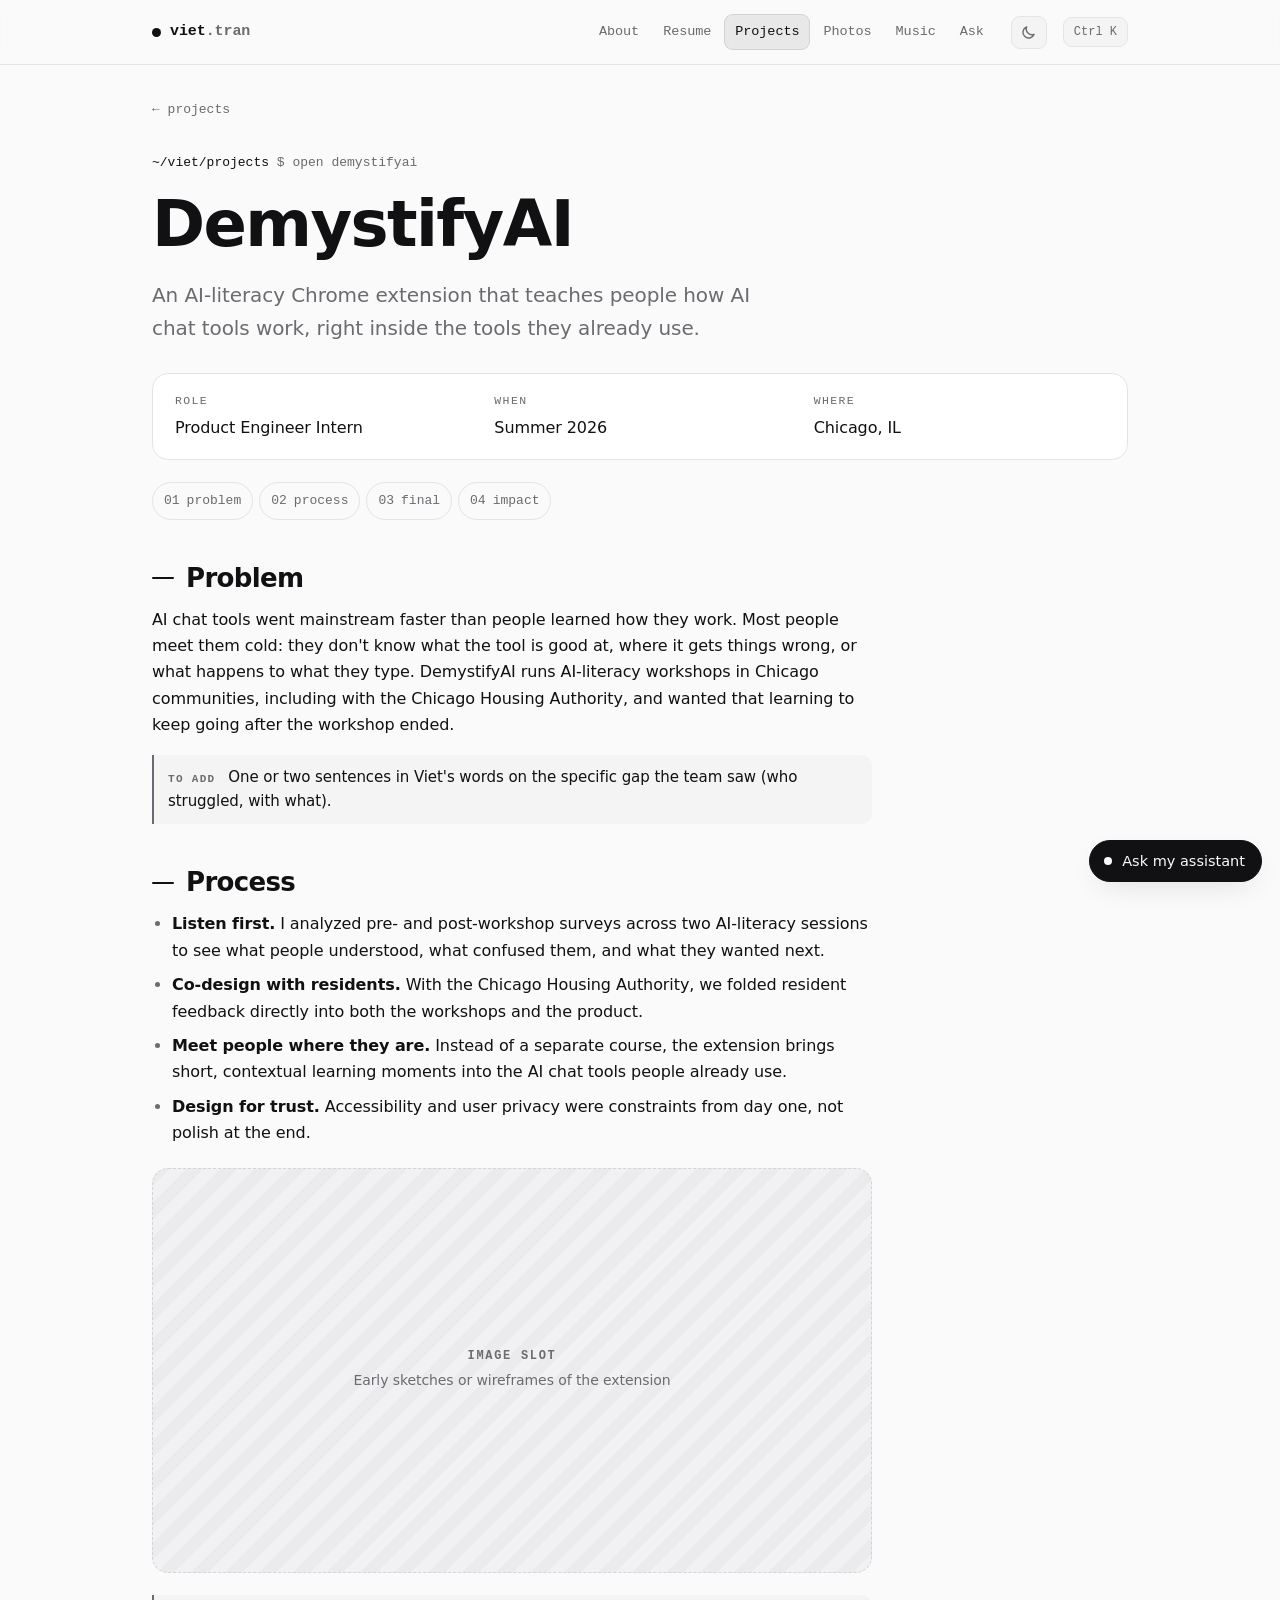
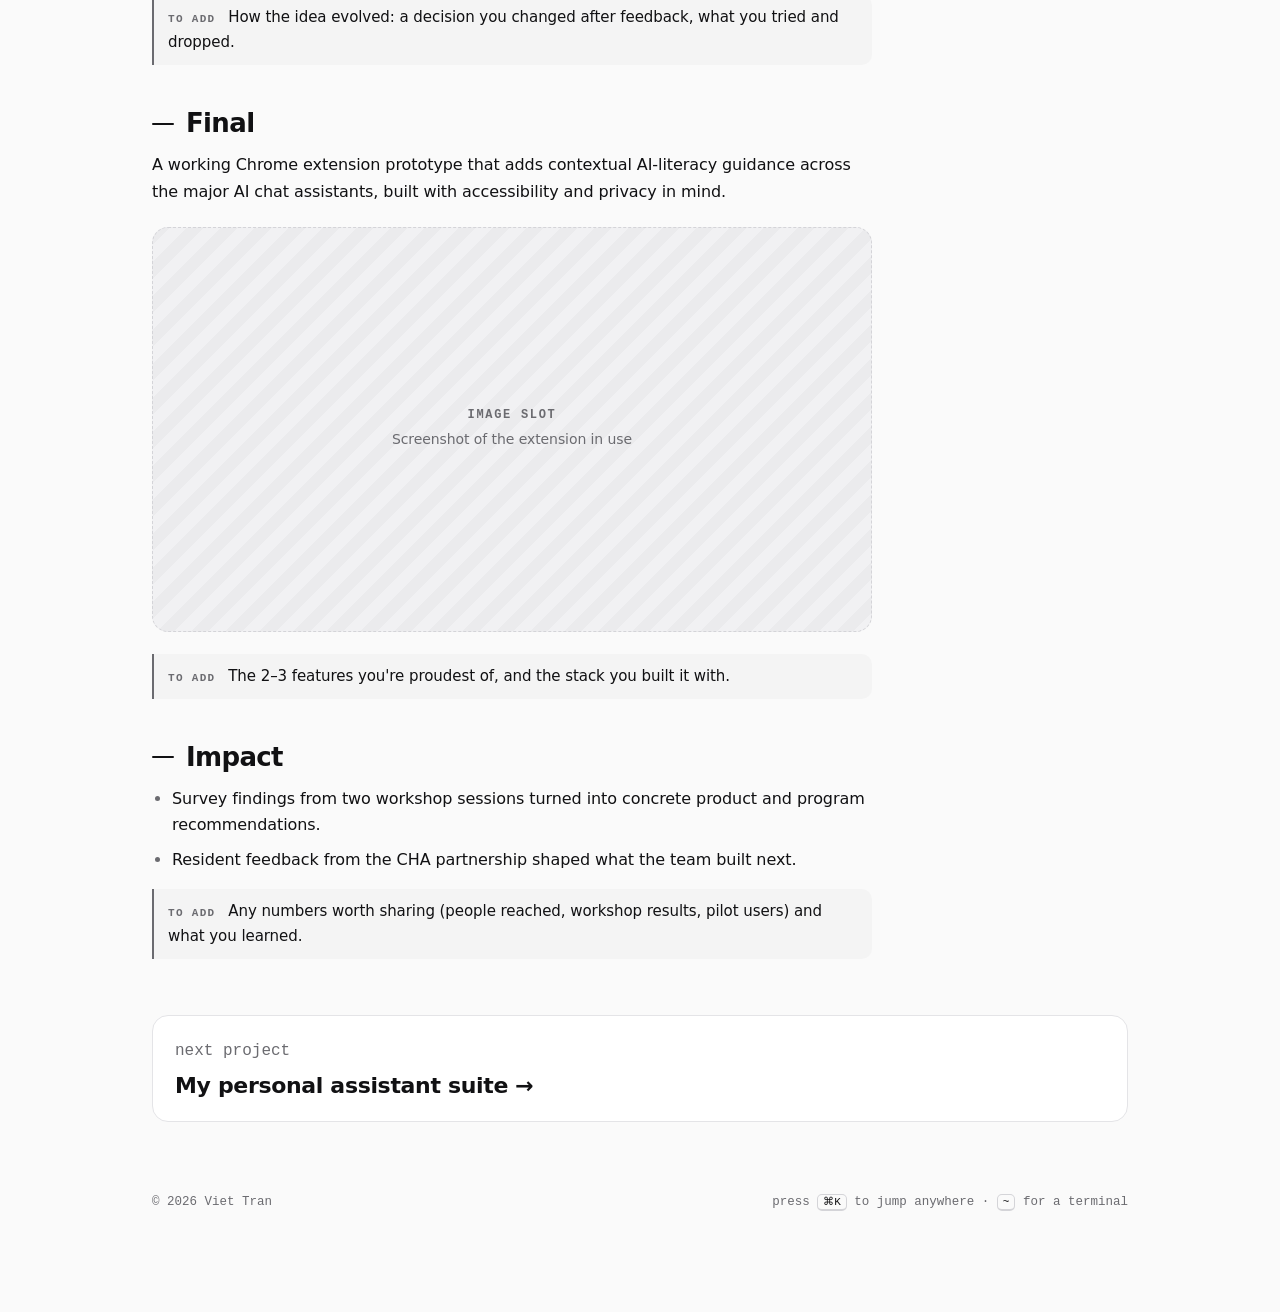
<file: projects/demystifyai/index.html>
<!doctype html>
<html lang="en">
<head>
<meta name="site-root" content="../../">
<meta charset="utf-8">
<meta name="viewport" content="width=device-width, initial-scale=1, viewport-fit=cover">
<title>DemystifyAI · Viet Tran</title>
<meta name="description" content="An AI-literacy Chrome extension that teaches people how AI chat tools work, right inside the tools they already use.">
<meta name="color-scheme" content="dark light">
<meta name="theme-color" content="#111113" media="(prefers-color-scheme: dark)">
<meta name="theme-color" content="#FAFAFA" media="(prefers-color-scheme: light)">
<meta property="og:title" content="DemystifyAI · Viet Tran">
<meta property="og:description" content="An AI-literacy Chrome extension that teaches people how AI chat tools work, right inside the tools they already use.">
<meta property="og:type" content="website">
<meta property="og:image" content="https://viethtran.sites.tab.bot/og.png">
<link rel="icon" href="../../assets/favicon.svg" type="image/svg+xml">
<link rel="stylesheet" href="../../assets/styles.css">
<script src="../../assets/theme.js"></script>
<script defer src="../../assets/data.js"></script>
<script defer src="../../assets/app.js"></script>
</head>
<body class="">
<a class="skip" href="#main">Skip to content</a>
<div class="glow" aria-hidden="true"></div>
<header class="top">
  <div class="top-in">
    <a class="brand" href="../../"><span class="dot" aria-hidden="true"></span><span>viet<span class="dim">.tran</span></span></a>
    <nav class="tabs" aria-label="Main"><a href="../../" class="t-home">About</a><a href="../../resume/">Resume</a><a href="../../projects/" aria-current="page">Projects</a><a href="../../photos/">Photos</a><a href="../../music/">Music</a><a href="../../ask/">Ask</a></nav>
    <button class="theme-btn" type="button" data-theme-toggle aria-label="Light or dark mode" title="Light or dark mode"><svg class="ic-sun" viewBox="0 0 24 24" aria-hidden="true"><circle cx="12" cy="12" r="4.2" fill="none" stroke="currentColor" stroke-width="2"/><path d="M12 2.5v2.2M12 19.3v2.2M2.5 12h2.2M19.3 12h2.2M5.3 5.3l1.6 1.6M17.1 17.1l1.6 1.6M5.3 18.7l1.6-1.6M17.1 6.9l1.6-1.6" stroke="currentColor" stroke-width="2" stroke-linecap="round"/></svg><svg class="ic-moon" viewBox="0 0 24 24" aria-hidden="true"><path d="M20 14.6A8.2 8.2 0 0 1 9.4 4a8.2 8.2 0 1 0 10.6 10.6z" fill="none" stroke="currentColor" stroke-width="2" stroke-linejoin="round"/></svg></button>
    <button class="kbtn" type="button" data-open-cmdk aria-label="Open command menu"><span class="kbd-k">⌘K</span><svg class="kbtn-ic" viewBox="0 0 24 24" width="18" height="18" aria-hidden="true"><circle cx="11" cy="11" r="6.5" fill="none" stroke="currentColor" stroke-width="2"/><path d="M16 16l4.5 4.5" stroke="currentColor" stroke-width="2" stroke-linecap="round"/></svg></button>
  </div>
</header>
<main id="main" class="wrap fade">

<article class="case">
  <a class="back mono" href="../../projects/">← projects</a>
  <header class="case-head">
    <p class="mono kicker"><span class="cy">~/viet/projects</span> $ open demystifyai</p>
    <h1>DemystifyAI</h1>
    <p class="lede">An AI-literacy Chrome extension that teaches people how AI chat tools work, right inside the tools they already use.</p>
    <dl class="meta glass">
      <div><dt class="mono">Role</dt><dd>Product Engineer Intern</dd></div>
      <div><dt class="mono">When</dt><dd>Summer 2026</dd></div>
      <div><dt class="mono">Where</dt><dd>Chicago, IL</dd></div>
    </dl>
    <nav class="steps mono" aria-label="Case study sections"><a href="#problem"><span>01</span>problem</a><a href="#process"><span>02</span>process</a><a href="#final"><span>03</span>final</a><a href="#impact"><span>04</span>impact</a></nav>
  </header>
  <div class="prose case-body"><h2 id="problem">Problem</h2>
<p>AI chat tools went mainstream faster than people learned how they work. Most people meet them cold: they don't know what the tool is good at, where it gets things wrong, or what happens to what they type. DemystifyAI runs AI-literacy workshops in Chicago communities, including with the Chicago Housing Authority, and wanted that learning to keep going after the workshop ended.</p>
<p><span class="todo" title="Placeholder for Viet to fill in"><b>To add</b> One or two sentences in Viet's words on the specific gap the team saw (who struggled, with what).</span></p>
<h2 id="process">Process</h2>
<ul><li><strong>Listen first.</strong> I analyzed pre- and post-workshop surveys across two AI-literacy sessions to see what people understood, what confused them, and what they wanted next.</li><li><strong>Co-design with residents.</strong> With the Chicago Housing Authority, we folded resident feedback directly into both the workshops and the product.</li><li><strong>Meet people where they are.</strong> Instead of a separate course, the extension brings short, contextual learning moments into the AI chat tools people already use.</li><li><strong>Design for trust.</strong> Accessibility and user privacy were constraints from day one, not polish at the end.</li></ul>
<figure class="slot"><div class="slot-box"><span>Image slot</span><small>Early sketches or wireframes of the extension</small></div></figure>
<p><span class="todo" title="Placeholder for Viet to fill in"><b>To add</b> How the idea evolved: a decision you changed after feedback, what you tried and dropped.</span></p>
<h2 id="final">Final</h2>
<p>A working Chrome extension prototype that adds contextual AI-literacy guidance across the major AI chat assistants, built with accessibility and privacy in mind.</p>
<figure class="slot"><div class="slot-box"><span>Image slot</span><small>Screenshot of the extension in use</small></div></figure>
<p><span class="todo" title="Placeholder for Viet to fill in"><b>To add</b> The 2–3 features you're proudest of, and the stack you built it with.</span></p>
<h2 id="impact">Impact</h2>
<ul><li>Survey findings from two workshop sessions turned into concrete product and program recommendations.</li><li>Resident feedback from the CHA partnership shaped what the team built next.</li></ul>
<p><span class="todo" title="Placeholder for Viet to fill in"><b>To add</b> Any numbers worth sharing (people reached, workshop results, pilot users) and what you learned.</span></p></div>
  <a class="card lift next" href="../../projects/tab-apps/"><span class="mono dim">next project</span><h3>My personal assistant suite →</h3></a>
</article>
</main>
<footer class="foot wrap">
  <span class="mono dim">© 2026 Viet Tran</span>
  <span class="mono dim hint-keys">press <kbd>⌘K</kbd> to jump anywhere · <kbd>~</kbd> for a terminal</span>
</footer>
<button class="ask-fab" type="button" data-open-chat aria-label="Ask my assistant"><span class="pulse" aria-hidden="true"></span><span>Ask<span class="long"> my assistant</span></span></button>
</body>
</html>
</file>
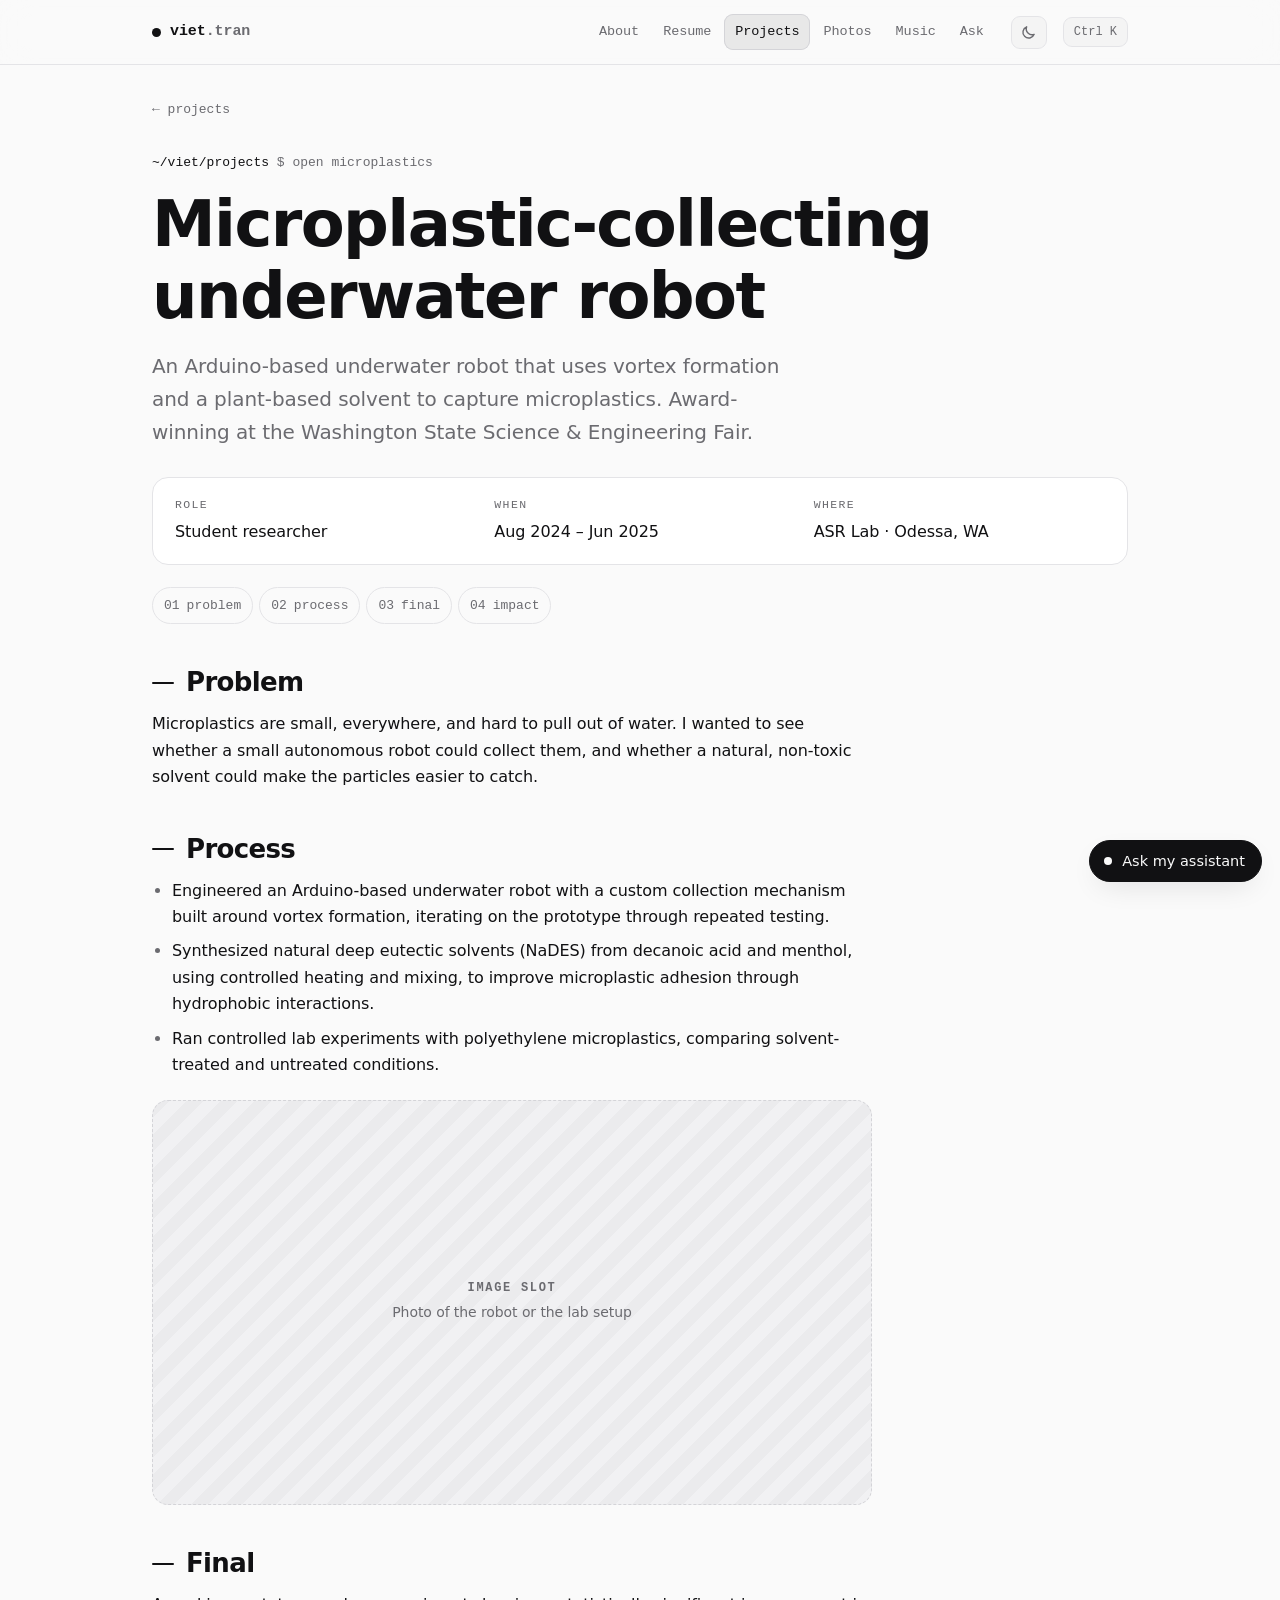
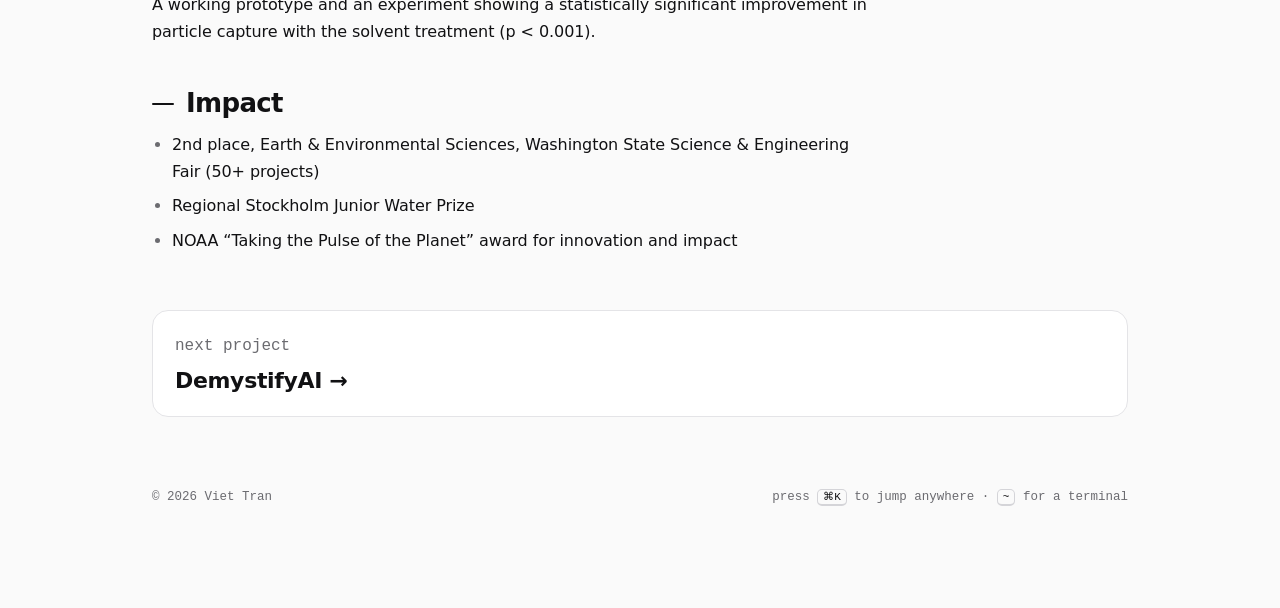
<file: projects/microplastics/index.html>
<!doctype html>
<html lang="en">
<head>
<meta name="site-root" content="../../">
<meta charset="utf-8">
<meta name="viewport" content="width=device-width, initial-scale=1, viewport-fit=cover">
<title>Microplastic-collecting underwater robot · Viet Tran</title>
<meta name="description" content="An Arduino-based underwater robot that uses vortex formation and a plant-based solvent to capture microplastics. Award-winning at the Washington State Science &amp; Engineering Fair.">
<meta name="color-scheme" content="dark light">
<meta name="theme-color" content="#111113" media="(prefers-color-scheme: dark)">
<meta name="theme-color" content="#FAFAFA" media="(prefers-color-scheme: light)">
<meta property="og:title" content="Microplastic-collecting underwater robot · Viet Tran">
<meta property="og:description" content="An Arduino-based underwater robot that uses vortex formation and a plant-based solvent to capture microplastics. Award-winning at the Washington State Science &amp; Engineering Fair.">
<meta property="og:type" content="website">
<meta property="og:image" content="https://viethtran.sites.tab.bot/og.png">
<link rel="icon" href="../../assets/favicon.svg" type="image/svg+xml">
<link rel="stylesheet" href="../../assets/styles.css">
<script src="../../assets/theme.js"></script>
<script defer src="../../assets/data.js"></script>
<script defer src="../../assets/app.js"></script>
</head>
<body class="">
<a class="skip" href="#main">Skip to content</a>
<div class="glow" aria-hidden="true"></div>
<header class="top">
  <div class="top-in">
    <a class="brand" href="../../"><span class="dot" aria-hidden="true"></span><span>viet<span class="dim">.tran</span></span></a>
    <nav class="tabs" aria-label="Main"><a href="../../" class="t-home">About</a><a href="../../resume/">Resume</a><a href="../../projects/" aria-current="page">Projects</a><a href="../../photos/">Photos</a><a href="../../music/">Music</a><a href="../../ask/">Ask</a></nav>
    <button class="theme-btn" type="button" data-theme-toggle aria-label="Light or dark mode" title="Light or dark mode"><svg class="ic-sun" viewBox="0 0 24 24" aria-hidden="true"><circle cx="12" cy="12" r="4.2" fill="none" stroke="currentColor" stroke-width="2"/><path d="M12 2.5v2.2M12 19.3v2.2M2.5 12h2.2M19.3 12h2.2M5.3 5.3l1.6 1.6M17.1 17.1l1.6 1.6M5.3 18.7l1.6-1.6M17.1 6.9l1.6-1.6" stroke="currentColor" stroke-width="2" stroke-linecap="round"/></svg><svg class="ic-moon" viewBox="0 0 24 24" aria-hidden="true"><path d="M20 14.6A8.2 8.2 0 0 1 9.4 4a8.2 8.2 0 1 0 10.6 10.6z" fill="none" stroke="currentColor" stroke-width="2" stroke-linejoin="round"/></svg></button>
    <button class="kbtn" type="button" data-open-cmdk aria-label="Open command menu"><span class="kbd-k">⌘K</span><svg class="kbtn-ic" viewBox="0 0 24 24" width="18" height="18" aria-hidden="true"><circle cx="11" cy="11" r="6.5" fill="none" stroke="currentColor" stroke-width="2"/><path d="M16 16l4.5 4.5" stroke="currentColor" stroke-width="2" stroke-linecap="round"/></svg></button>
  </div>
</header>
<main id="main" class="wrap fade">

<article class="case">
  <a class="back mono" href="../../projects/">← projects</a>
  <header class="case-head">
    <p class="mono kicker"><span class="cy">~/viet/projects</span> $ open microplastics</p>
    <h1>Microplastic-collecting underwater robot</h1>
    <p class="lede">An Arduino-based underwater robot that uses vortex formation and a plant-based solvent to capture microplastics. Award-winning at the Washington State Science &amp; Engineering Fair.</p>
    <dl class="meta glass">
      <div><dt class="mono">Role</dt><dd>Student researcher</dd></div>
      <div><dt class="mono">When</dt><dd>Aug 2024 – Jun 2025</dd></div>
      <div><dt class="mono">Where</dt><dd>ASR Lab · Odessa, WA</dd></div>
    </dl>
    <nav class="steps mono" aria-label="Case study sections"><a href="#problem"><span>01</span>problem</a><a href="#process"><span>02</span>process</a><a href="#final"><span>03</span>final</a><a href="#impact"><span>04</span>impact</a></nav>
  </header>
  <div class="prose case-body"><h2 id="problem">Problem</h2>
<p>Microplastics are small, everywhere, and hard to pull out of water. I wanted to see whether a small autonomous robot could collect them, and whether a natural, non-toxic solvent could make the particles easier to catch.</p>
<h2 id="process">Process</h2>
<ul><li>Engineered an Arduino-based underwater robot with a custom collection mechanism built around vortex formation, iterating on the prototype through repeated testing.</li><li>Synthesized natural deep eutectic solvents (NaDES) from decanoic acid and menthol, using controlled heating and mixing, to improve microplastic adhesion through hydrophobic interactions.</li><li>Ran controlled lab experiments with polyethylene microplastics, comparing solvent-treated and untreated conditions.</li></ul>
<figure class="slot"><div class="slot-box"><span>Image slot</span><small>Photo of the robot or the lab setup</small></div></figure>
<h2 id="final">Final</h2>
<p>A working prototype and an experiment showing a statistically significant improvement in particle capture with the solvent treatment (p &lt; 0.001).</p>
<h2 id="impact">Impact</h2>
<ul><li>2nd place, Earth &amp; Environmental Sciences, Washington State Science &amp; Engineering Fair (50+ projects)</li><li>Regional Stockholm Junior Water Prize</li><li>NOAA “Taking the Pulse of the Planet” award for innovation and impact</li></ul></div>
  <a class="card lift next" href="../../projects/demystifyai/"><span class="mono dim">next project</span><h3>DemystifyAI →</h3></a>
</article>
</main>
<footer class="foot wrap">
  <span class="mono dim">© 2026 Viet Tran</span>
  <span class="mono dim hint-keys">press <kbd>⌘K</kbd> to jump anywhere · <kbd>~</kbd> for a terminal</span>
</footer>
<button class="ask-fab" type="button" data-open-chat aria-label="Ask my assistant"><span class="pulse" aria-hidden="true"></span><span>Ask<span class="long"> my assistant</span></span></button>
</body>
</html>
</file>
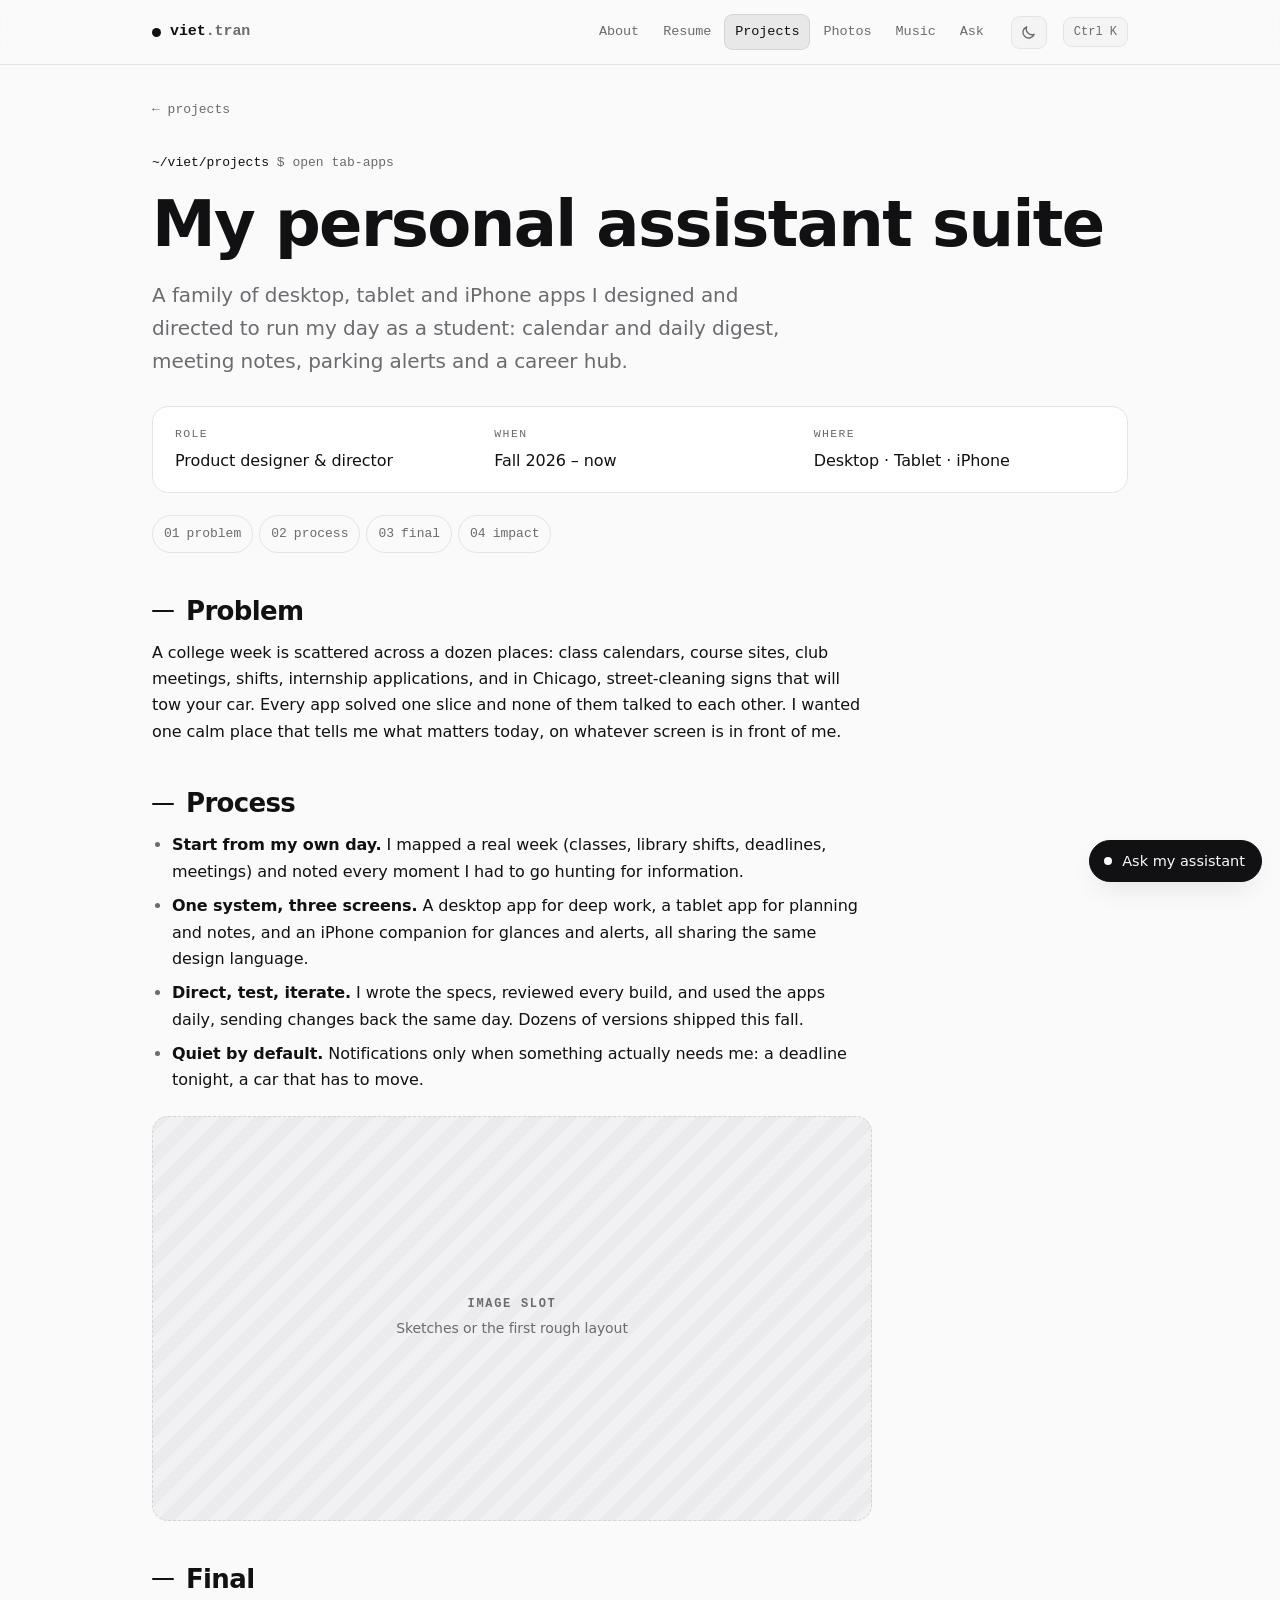
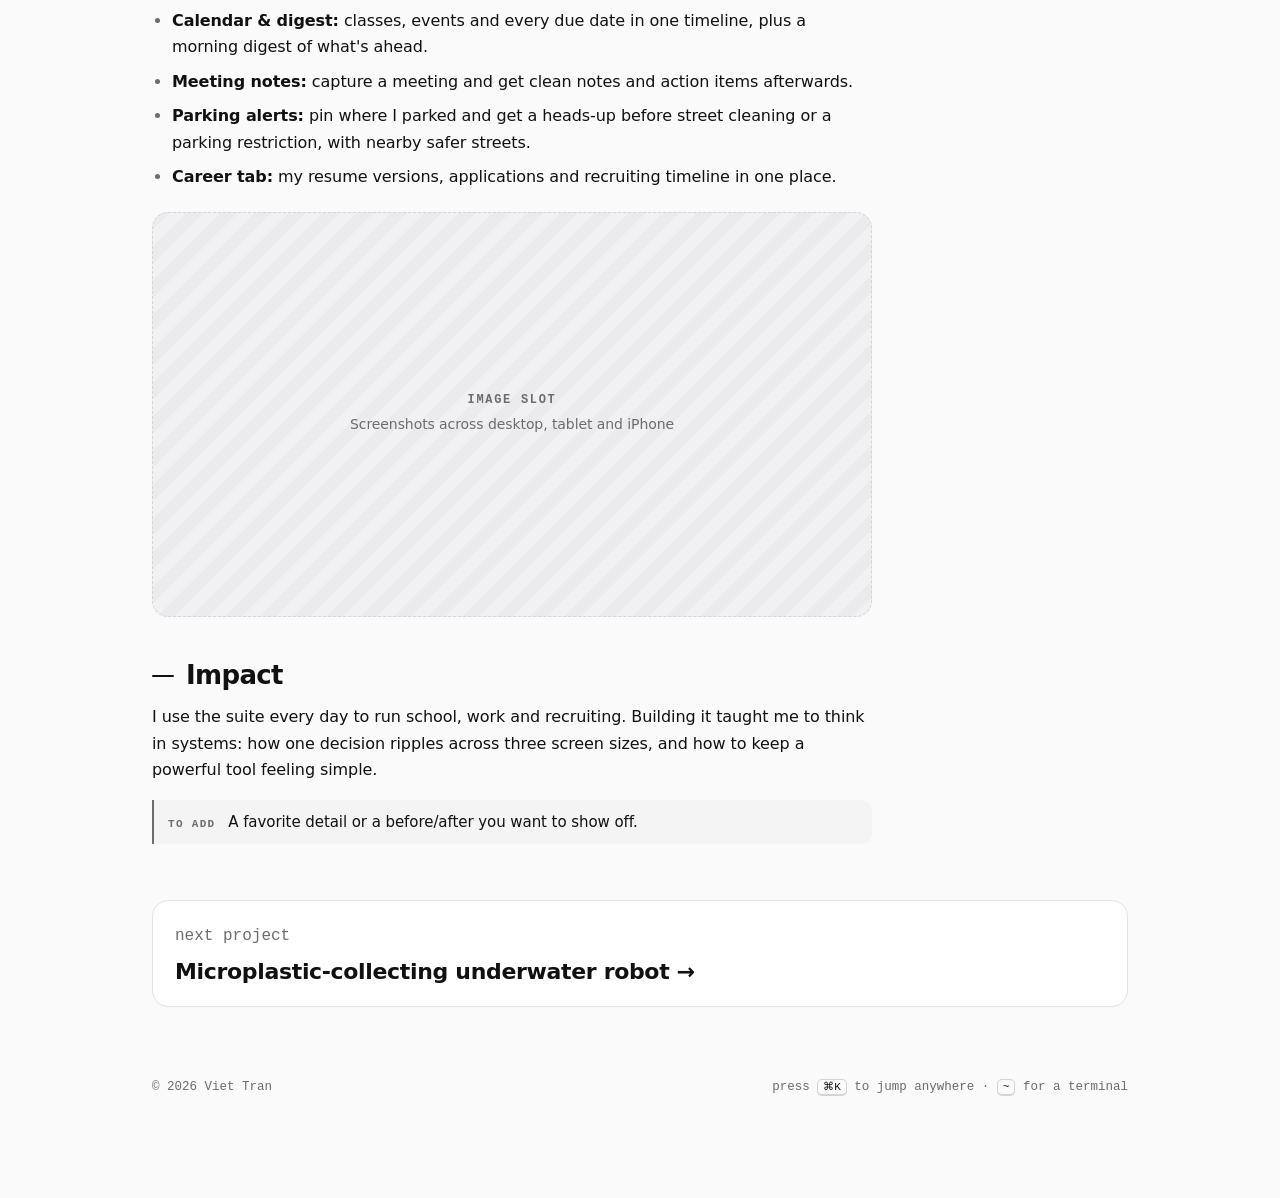
<file: projects/tab-apps/index.html>
<!doctype html>
<html lang="en">
<head>
<meta name="site-root" content="../../">
<meta charset="utf-8">
<meta name="viewport" content="width=device-width, initial-scale=1, viewport-fit=cover">
<title>My personal assistant suite · Viet Tran</title>
<meta name="description" content="A family of desktop, tablet and iPhone apps I designed and directed to run my day as a student: calendar and daily digest, meeting notes, parking alerts and a career hub.">
<meta name="color-scheme" content="dark light">
<meta name="theme-color" content="#111113" media="(prefers-color-scheme: dark)">
<meta name="theme-color" content="#FAFAFA" media="(prefers-color-scheme: light)">
<meta property="og:title" content="My personal assistant suite · Viet Tran">
<meta property="og:description" content="A family of desktop, tablet and iPhone apps I designed and directed to run my day as a student: calendar and daily digest, meeting notes, parking alerts and a career hub.">
<meta property="og:type" content="website">
<meta property="og:image" content="https://viethtran.sites.tab.bot/og.png">
<link rel="icon" href="../../assets/favicon.svg" type="image/svg+xml">
<link rel="stylesheet" href="../../assets/styles.css">
<script src="../../assets/theme.js"></script>
<script defer src="../../assets/data.js"></script>
<script defer src="../../assets/app.js"></script>
</head>
<body class="">
<a class="skip" href="#main">Skip to content</a>
<div class="glow" aria-hidden="true"></div>
<header class="top">
  <div class="top-in">
    <a class="brand" href="../../"><span class="dot" aria-hidden="true"></span><span>viet<span class="dim">.tran</span></span></a>
    <nav class="tabs" aria-label="Main"><a href="../../" class="t-home">About</a><a href="../../resume/">Resume</a><a href="../../projects/" aria-current="page">Projects</a><a href="../../photos/">Photos</a><a href="../../music/">Music</a><a href="../../ask/">Ask</a></nav>
    <button class="theme-btn" type="button" data-theme-toggle aria-label="Light or dark mode" title="Light or dark mode"><svg class="ic-sun" viewBox="0 0 24 24" aria-hidden="true"><circle cx="12" cy="12" r="4.2" fill="none" stroke="currentColor" stroke-width="2"/><path d="M12 2.5v2.2M12 19.3v2.2M2.5 12h2.2M19.3 12h2.2M5.3 5.3l1.6 1.6M17.1 17.1l1.6 1.6M5.3 18.7l1.6-1.6M17.1 6.9l1.6-1.6" stroke="currentColor" stroke-width="2" stroke-linecap="round"/></svg><svg class="ic-moon" viewBox="0 0 24 24" aria-hidden="true"><path d="M20 14.6A8.2 8.2 0 0 1 9.4 4a8.2 8.2 0 1 0 10.6 10.6z" fill="none" stroke="currentColor" stroke-width="2" stroke-linejoin="round"/></svg></button>
    <button class="kbtn" type="button" data-open-cmdk aria-label="Open command menu"><span class="kbd-k">⌘K</span><svg class="kbtn-ic" viewBox="0 0 24 24" width="18" height="18" aria-hidden="true"><circle cx="11" cy="11" r="6.5" fill="none" stroke="currentColor" stroke-width="2"/><path d="M16 16l4.5 4.5" stroke="currentColor" stroke-width="2" stroke-linecap="round"/></svg></button>
  </div>
</header>
<main id="main" class="wrap fade">

<article class="case">
  <a class="back mono" href="../../projects/">← projects</a>
  <header class="case-head">
    <p class="mono kicker"><span class="cy">~/viet/projects</span> $ open tab-apps</p>
    <h1>My personal assistant suite</h1>
    <p class="lede">A family of desktop, tablet and iPhone apps I designed and directed to run my day as a student: calendar and daily digest, meeting notes, parking alerts and a career hub.</p>
    <dl class="meta glass">
      <div><dt class="mono">Role</dt><dd>Product designer &amp; director</dd></div>
      <div><dt class="mono">When</dt><dd>Fall 2026 – now</dd></div>
      <div><dt class="mono">Where</dt><dd>Desktop · Tablet · iPhone</dd></div>
    </dl>
    <nav class="steps mono" aria-label="Case study sections"><a href="#problem"><span>01</span>problem</a><a href="#process"><span>02</span>process</a><a href="#final"><span>03</span>final</a><a href="#impact"><span>04</span>impact</a></nav>
  </header>
  <div class="prose case-body"><h2 id="problem">Problem</h2>
<p>A college week is scattered across a dozen places: class calendars, course sites, club meetings, shifts, internship applications, and in Chicago, street-cleaning signs that will tow your car. Every app solved one slice and none of them talked to each other. I wanted one calm place that tells me what matters today, on whatever screen is in front of me.</p>
<h2 id="process">Process</h2>
<ul><li><strong>Start from my own day.</strong> I mapped a real week (classes, library shifts, deadlines, meetings) and noted every moment I had to go hunting for information.</li><li><strong>One system, three screens.</strong> A desktop app for deep work, a tablet app for planning and notes, and an iPhone companion for glances and alerts, all sharing the same design language.</li><li><strong>Direct, test, iterate.</strong> I wrote the specs, reviewed every build, and used the apps daily, sending changes back the same day. Dozens of versions shipped this fall.</li><li><strong>Quiet by default.</strong> Notifications only when something actually needs me: a deadline tonight, a car that has to move.</li></ul>
<figure class="slot"><div class="slot-box"><span>Image slot</span><small>Sketches or the first rough layout</small></div></figure>
<h2 id="final">Final</h2>
<ul><li><strong>Calendar &amp; digest:</strong> classes, events and every due date in one timeline, plus a morning digest of what's ahead.</li><li><strong>Meeting notes:</strong> capture a meeting and get clean notes and action items afterwards.</li><li><strong>Parking alerts:</strong> pin where I parked and get a heads-up before street cleaning or a parking restriction, with nearby safer streets.</li><li><strong>Career tab:</strong> my resume versions, applications and recruiting timeline in one place.</li></ul>
<figure class="slot"><div class="slot-box"><span>Image slot</span><small>Screenshots across desktop, tablet and iPhone</small></div></figure>
<h2 id="impact">Impact</h2>
<p>I use the suite every day to run school, work and recruiting. Building it taught me to think in systems: how one decision ripples across three screen sizes, and how to keep a powerful tool feeling simple.</p>
<p><span class="todo" title="Placeholder for Viet to fill in"><b>To add</b> A favorite detail or a before/after you want to show off.</span></p></div>
  <a class="card lift next" href="../../projects/microplastics/"><span class="mono dim">next project</span><h3>Microplastic-collecting underwater robot →</h3></a>
</article>
</main>
<footer class="foot wrap">
  <span class="mono dim">© 2026 Viet Tran</span>
  <span class="mono dim hint-keys">press <kbd>⌘K</kbd> to jump anywhere · <kbd>~</kbd> for a terminal</span>
</footer>
<button class="ask-fab" type="button" data-open-chat aria-label="Ask my assistant"><span class="pulse" aria-hidden="true"></span><span>Ask<span class="long"> my assistant</span></span></button>
</body>
</html>
</file>
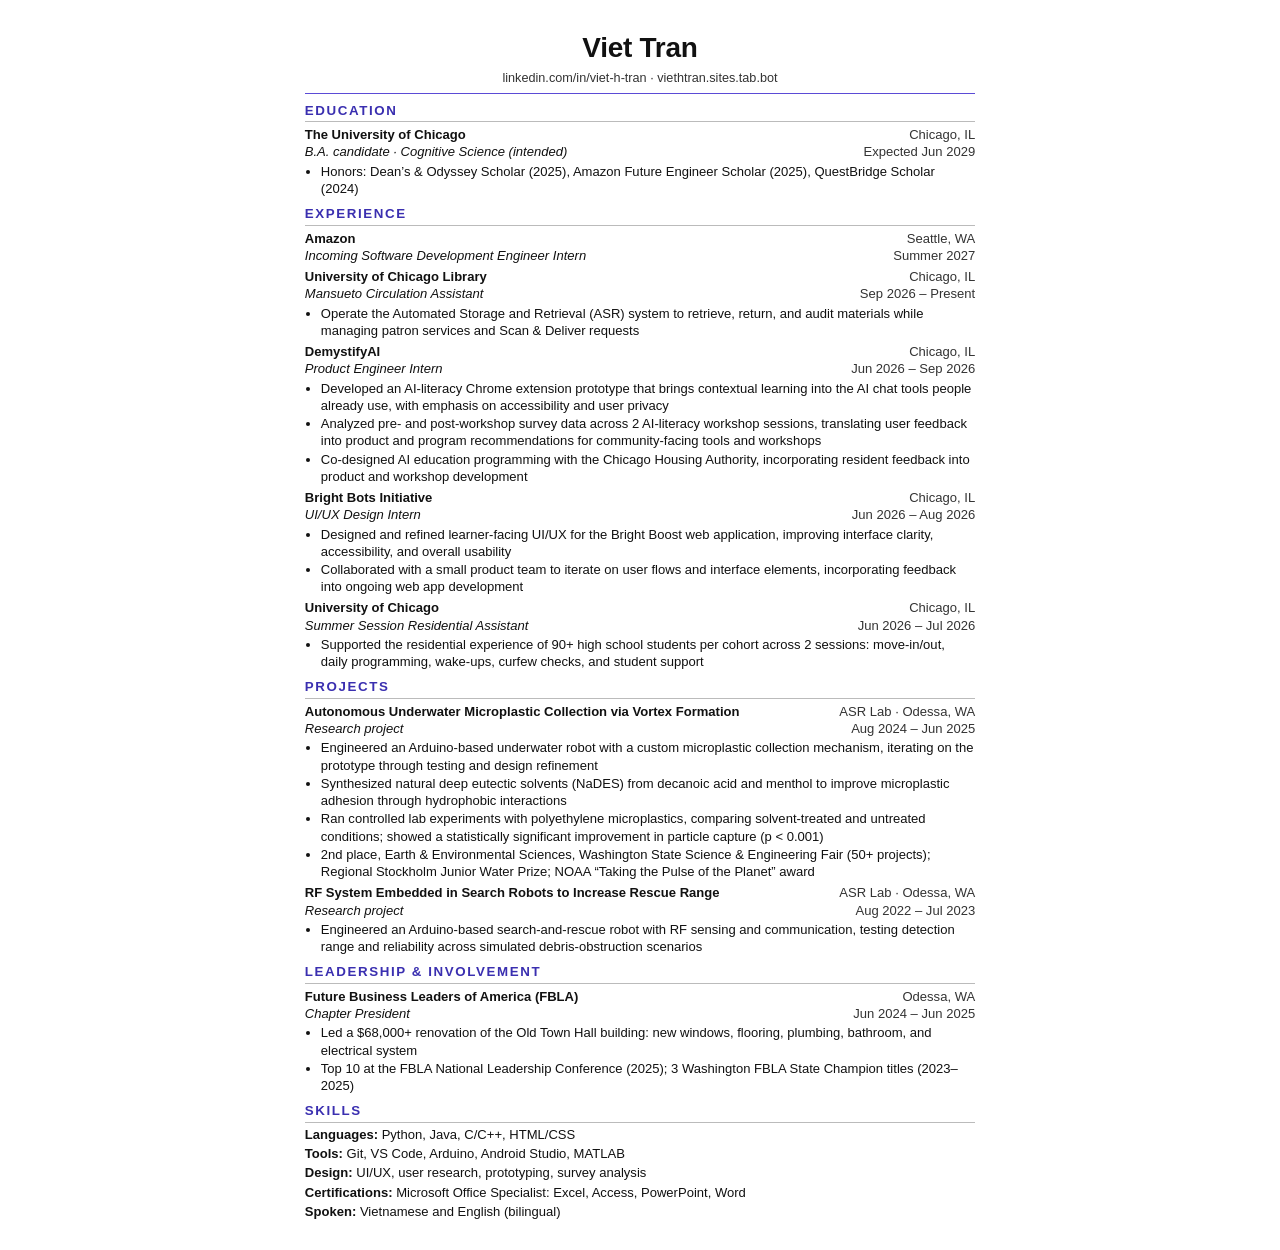
<file: resume/print/index.html>
<!doctype html><html lang="en"><head>
<meta name="site-root" content="../../"><meta charset="utf-8"><meta name="viewport" content="width=device-width, initial-scale=1"><meta name="robots" content="noindex"><title>Viet Tran · Resume (print)</title><link rel="stylesheet" href="../../assets/print.css"></head><body>
<header><h1>Viet Tran</h1><p>linkedin.com/in/viet-h-tran · viethtran.sites.tab.bot</p></header>
<section><h2>Education</h2><div class="pi"><div class="pr"><b>The University of Chicago</b><span>Chicago, IL</span></div><div class="pr"><i>B.A. candidate · Cognitive Science (intended)</i><span>Expected Jun 2029</span></div><ul><li>Honors: Dean’s &amp; Odyssey Scholar (2025), Amazon Future Engineer Scholar (2025), QuestBridge Scholar (2024)</li></ul></div></section><section><h2>Experience</h2><div class="pi"><div class="pr"><b>Amazon</b><span>Seattle, WA</span></div><div class="pr"><i>Incoming Software Development Engineer Intern</i><span>Summer 2027</span></div></div><div class="pi"><div class="pr"><b>University of Chicago Library</b><span>Chicago, IL</span></div><div class="pr"><i>Mansueto Circulation Assistant</i><span>Sep 2026 – Present</span></div><ul><li>Operate the Automated Storage and Retrieval (ASR) system to retrieve, return, and audit materials while managing patron services and Scan &amp; Deliver requests</li></ul></div><div class="pi"><div class="pr"><b>DemystifyAI</b><span>Chicago, IL</span></div><div class="pr"><i>Product Engineer Intern</i><span>Jun 2026 – Sep 2026</span></div><ul><li>Developed an AI-literacy Chrome extension prototype that brings contextual learning into the AI chat tools people already use, with emphasis on accessibility and user privacy</li><li>Analyzed pre- and post-workshop survey data across 2 AI-literacy workshop sessions, translating user feedback into product and program recommendations for community-facing tools and workshops</li><li>Co-designed AI education programming with the Chicago Housing Authority, incorporating resident feedback into product and workshop development</li></ul></div><div class="pi"><div class="pr"><b>Bright Bots Initiative</b><span>Chicago, IL</span></div><div class="pr"><i>UI/UX Design Intern</i><span>Jun 2026 – Aug 2026</span></div><ul><li>Designed and refined learner-facing UI/UX for the Bright Boost web application, improving interface clarity, accessibility, and overall usability</li><li>Collaborated with a small product team to iterate on user flows and interface elements, incorporating feedback into ongoing web app development</li></ul></div><div class="pi"><div class="pr"><b>University of Chicago</b><span>Chicago, IL</span></div><div class="pr"><i>Summer Session Residential Assistant</i><span>Jun 2026 – Jul 2026</span></div><ul><li>Supported the residential experience of 90+ high school students per cohort across 2 sessions: move-in/out, daily programming, wake-ups, curfew checks, and student support</li></ul></div></section><section><h2>Projects</h2><div class="pi"><div class="pr"><b>Autonomous Underwater Microplastic Collection via Vortex Formation</b><span>ASR Lab · Odessa, WA</span></div><div class="pr"><i>Research project</i><span>Aug 2024 – Jun 2025</span></div><ul><li>Engineered an Arduino-based underwater robot with a custom microplastic collection mechanism, iterating on the prototype through testing and design refinement</li><li>Synthesized natural deep eutectic solvents (NaDES) from decanoic acid and menthol to improve microplastic adhesion through hydrophobic interactions</li><li>Ran controlled lab experiments with polyethylene microplastics, comparing solvent-treated and untreated conditions; showed a statistically significant improvement in particle capture (p &lt; 0.001)</li><li>2nd place, Earth &amp; Environmental Sciences, Washington State Science &amp; Engineering Fair (50+ projects); Regional Stockholm Junior Water Prize; NOAA “Taking the Pulse of the Planet” award</li></ul></div><div class="pi"><div class="pr"><b>RF System Embedded in Search Robots to Increase Rescue Range</b><span>ASR Lab · Odessa, WA</span></div><div class="pr"><i>Research project</i><span>Aug 2022 – Jul 2023</span></div><ul><li>Engineered an Arduino-based search-and-rescue robot with RF sensing and communication, testing detection range and reliability across simulated debris-obstruction scenarios</li></ul></div></section><section><h2>Leadership & Involvement</h2><div class="pi"><div class="pr"><b>Future Business Leaders of America (FBLA)</b><span>Odessa, WA</span></div><div class="pr"><i>Chapter President</i><span>Jun 2024 – Jun 2025</span></div><ul><li>Led a $68,000+ renovation of the Old Town Hall building: new windows, flooring, plumbing, bathroom, and electrical system</li><li>Top 10 at the FBLA National Leadership Conference (2025); 3 Washington FBLA State Champion titles (2023–2025)</li></ul></div></section>
<section><h2>Skills</h2><p class="sk"><b>Languages:</b> Python, Java, C/C++, HTML/CSS</p><p class="sk"><b>Tools:</b> Git, VS Code, Arduino, Android Studio, MATLAB</p><p class="sk"><b>Design:</b> UI/UX, user research, prototyping, survey analysis</p><p class="sk"><b>Certifications:</b> Microsoft Office Specialist: Excel, Access, PowerPoint, Word</p><p class="sk"><b>Spoken:</b> Vietnamese and English (bilingual)</p></section>
</body></html>
</file>
<file: assets/styles.css>
:root{
  /* Graphite: grays and white only, no accent color. Dark is the default; light follows the device or the sun/moon button. */
  --bg:#111113; --bg2:#18181B; --card:#1C1C1F; --text:#F2F2F2; --muted:#A1A1A6; --dim:#909096;
  --line:#2A2A2E; --line2:#3A3A3F;
  --glass:var(--card); --glass2:#232327;
  --soft:rgba(255,255,255,.035); --hover:rgba(255,255,255,.07); --sel:rgba(255,255,255,.10); --selection:rgba(255,255,255,.22);
  --input:rgba(0,0,0,.28); --header:rgba(17,17,19,.84); --pop:#1C1C1F; --overlay:rgba(10,10,11,.94); --scrim:rgba(0,0,0,.6);
  --fill:#F2F2F2; --on-fill:#111113; --shadow:rgba(0,0,0,.55); --pulse:rgba(242,242,242,.45);
  --err:#FF9B9B; --ok:#86E0B3; --warn:#F2C97D;
  --violet:var(--muted); --cyan:var(--text); --pink:var(--muted);
  --grad:linear-gradient(var(--text),var(--text));
  --show-sun:block; --show-moon:none;
  --r:16px; --sans:-apple-system,BlinkMacSystemFont,"SF Pro Text","Inter","Segoe UI",system-ui,Roboto,"Helvetica Neue",Arial,sans-serif;
  --mono:ui-monospace,"SF Mono","JetBrains Mono","Cascadia Code",Menlo,Consolas,monospace;
  color-scheme:dark;
}
@media (prefers-color-scheme:light){:root:not([data-theme=dark]){
  --bg:#FAFAFA; --bg2:#F1F1F3; --card:#FFFFFF; --text:#111113; --muted:#6B6B70; --dim:#6B6B70;
  --line:#E4E4E7; --line2:#D4D4D8; --glass2:#F4F4F5;
  --soft:rgba(0,0,0,.025); --hover:rgba(0,0,0,.05); --sel:rgba(0,0,0,.07); --selection:rgba(17,17,19,.16);
  --input:#FFFFFF; --header:rgba(250,250,250,.86); --pop:#FFFFFF; --overlay:rgba(250,250,250,.96); --scrim:rgba(17,17,19,.28);
  --fill:#111113; --on-fill:#FAFAFA; --shadow:rgba(17,17,19,.14); --pulse:rgba(17,17,19,.35);
  --err:#B42318; --ok:#146C43; --warn:#8A5300;
  --show-sun:none; --show-moon:block; color-scheme:light;
}}
:root[data-theme=light]{
  --bg:#FAFAFA; --bg2:#F1F1F3; --card:#FFFFFF; --text:#111113; --muted:#6B6B70; --dim:#6B6B70;
  --line:#E4E4E7; --line2:#D4D4D8; --glass2:#F4F4F5;
  --soft:rgba(0,0,0,.025); --hover:rgba(0,0,0,.05); --sel:rgba(0,0,0,.07); --selection:rgba(17,17,19,.16);
  --input:#FFFFFF; --header:rgba(250,250,250,.86); --pop:#FFFFFF; --overlay:rgba(250,250,250,.96); --scrim:rgba(17,17,19,.28);
  --fill:#111113; --on-fill:#FAFAFA; --shadow:rgba(17,17,19,.14); --pulse:rgba(17,17,19,.35);
  --err:#B42318; --ok:#146C43; --warn:#8A5300;
  --show-sun:none; --show-moon:block; color-scheme:light;
}
*{box-sizing:border-box}
html{-webkit-text-size-adjust:100%;scroll-behavior:smooth;scroll-padding-top:84px}
body{margin:0;background:var(--bg);color:var(--text);font:400 17px/1.65 var(--sans);letter-spacing:-.005em;-webkit-font-smoothing:antialiased;min-height:100vh;overflow-x:hidden;
  transition:background-color .2s,color .2s}
@media (min-width:900px){body{font-size:16px}}
a{color:inherit}
img{max-width:100%;display:block}
::selection{background:var(--selection)}
:focus-visible{outline:2px solid var(--cyan);outline-offset:3px;border-radius:8px}
.mono{font-family:var(--mono);letter-spacing:0}
.dim{color:var(--muted)} .cy{color:var(--cyan)} .small{font-size:.9em}
.skip{position:absolute;left:-999px;top:8px;background:var(--text);color:var(--bg);padding:8px 12px;border-radius:8px;z-index:99}
.skip:focus{left:8px}
.wrap{max-width:1040px;margin:0 auto;padding:0 20px}
@media (min-width:700px){.wrap{padding:0 32px}}

/* load fade (no scroll animations) */
.fade{animation:fadein .6s ease-out backwards}
@keyframes fadein{from{opacity:0;transform:translateY(4px)}to{opacity:1;transform:none}}
@media (prefers-reduced-motion:reduce){.fade{animation:none}*{scroll-behavior:auto!important}}

/* cursor glow (desktop only) */
.glow{position:fixed;left:0;top:0;width:560px;height:560px;margin:-280px 0 0 -280px;border-radius:50%;pointer-events:none;z-index:0;opacity:0;
  display:none}
@media (hover:hover) and (pointer:fine){body.has-glow .glow{opacity:1}}
main,header,footer{position:relative;z-index:1}

/* header */
.top{position:sticky;top:0;z-index:20;backdrop-filter:saturate(160%) blur(16px);-webkit-backdrop-filter:saturate(160%) blur(16px);background:var(--header);border-bottom:1px solid var(--line);padding-top:env(safe-area-inset-top)}
.top-in{max-width:1040px;margin:0 auto;padding:12px 20px;display:flex;align-items:center;gap:16px}
@media (min-width:700px){.top-in{padding:14px 32px}}
.brand{font-family:var(--mono);font-weight:600;text-decoration:none;font-size:15px;display:flex;align-items:center;gap:9px;white-space:nowrap}
.brand .dim{color:var(--dim)}
.dot{width:9px;height:9px;border-radius:50%;background:var(--text)}
.tabs{display:flex;gap:2px;margin-left:auto;font-family:var(--mono);font-size:13.5px}
.tabs a{text-decoration:none;color:var(--muted);padding:7px 11px;border-radius:9px;transition:color .2s,background .2s}
.tabs a:hover{color:var(--text);background:var(--hover)}
.tabs a[aria-current]{color:var(--text);background:var(--sel);box-shadow:inset 0 0 0 1px var(--line2)}
.kbtn{font:500 12px var(--mono);color:var(--muted);background:var(--soft);border:1px solid var(--line);border-radius:9px;padding:7px 10px;cursor:pointer;display:flex;align-items:center;transition:all .2s}
.kbtn:hover{color:var(--text);border-color:var(--line2)}
.kbtn-ic{display:none}
/* sun/moon theme switch: the sun shows in dark mode (tap for light), the moon in light mode */
.theme-btn{flex:none;color:var(--muted);background:var(--soft);border:1px solid var(--line);border-radius:9px;width:36px;height:33px;padding:0;display:flex;align-items:center;justify-content:center;cursor:pointer;transition:color .2s,border-color .2s,background .2s}
.theme-btn:hover{color:var(--text);border-color:var(--line2);background:var(--hover)}
.theme-btn svg{width:17px;height:17px}
.theme-btn .ic-sun{display:var(--show-sun)}.theme-btn .ic-moon{display:var(--show-moon)}
@media (max-width:820px){
  .top-in{flex-wrap:wrap;row-gap:8px;padding-bottom:0}
  .kbtn{margin-left:auto;padding:8px 10px}
  .theme-btn{margin-left:auto;width:40px;height:36px}.theme-btn+.kbtn{margin-left:0}
  .kbd-k{display:none}.kbtn-ic{display:block}
  .tabs{order:3;width:100%;margin:0 -20px;padding:0 14px 10px;overflow-x:auto;scrollbar-width:none;font-size:14px;gap:4px;width:calc(100% + 40px)}
  .tabs::-webkit-scrollbar{display:none}
  .tabs a{padding:7px 12px;white-space:nowrap}
  .tabs a.t-home{display:none}
}
@media (max-width:360px){.tabs a{padding:7px 9px}}

/* type */
h1,h2,h3{letter-spacing:-.025em;line-height:1.12;margin:0}
h1{font-size:clamp(38px,7vw,64px);font-weight:650}
h2{font-size:clamp(24px,3.4vw,30px);font-weight:620}
h3{font-size:19px;font-weight:600;letter-spacing:-.015em}
.grad{color:var(--muted)}
.kicker{font-size:13px;color:var(--dim);margin:0 0 16px}
.lede{font-size:clamp(18px,2.2vw,20px);color:var(--muted);max-width:640px;margin:18px 0 0}
.prose{max-width:720px}
.about-card{max-width:none}.about-card p{max-width:760px}
.prose p{margin:0 0 1em}.prose p:last-child{margin-bottom:0}
.prose a{color:var(--text);text-decoration:underline;text-underline-offset:3px;text-decoration-thickness:1px}
.prose a:hover{text-decoration-thickness:2px}

/* hero */
.hero{padding:72px 0 28px}
@media (min-width:900px){.hero{padding:120px 0 40px}}
.hero h1 .grad{display:inline-block;font-weight:600;font-size:.62em;line-height:1.15;margin-top:.25em;letter-spacing:-.02em}
@media (min-width:900px){.hero h1 .grad{font-size:.7em}}
.chips{display:flex;flex-wrap:wrap;gap:8px}
.chips.big{margin-top:26px}
.chip{font:500 12.5px/1 var(--mono);color:var(--muted);border:1px solid var(--line);background:var(--soft);padding:8px 11px;border-radius:999px}
.chips.big .chip{font-size:13px;color:var(--text)}
.actions{display:flex;flex-wrap:wrap;gap:10px;margin-top:28px}
.btn{font:500 15px/1 var(--sans);text-decoration:none;display:inline-flex;align-items:center;gap:8px;padding:13px 18px;border-radius:12px;border:1px solid var(--line2);background:transparent;color:var(--text);transition:transform .2s,background .2s,border-color .2s,box-shadow .2s;cursor:pointer}
.btn:hover{transform:translateY(-2px);background:var(--hover);border-color:var(--muted)}
.btn.primary{background:var(--fill);border-color:var(--fill);color:var(--on-fill);font-weight:600}
.btn.primary:hover{background:var(--fill);border-color:var(--fill);opacity:.88}
.btn.ghost{color:var(--dim);border-style:dashed;cursor:default}
.btn.ghost:hover{transform:none}

/* sections */
.section{padding:44px 0 8px}
.sh{display:flex;align-items:baseline;gap:12px;margin-bottom:20px;font-size:22px}
.sh .mono{font-size:13px;color:var(--violet)}
.sh .more{margin-left:auto;font-size:13px;color:var(--muted);text-decoration:none}
.sh .more:hover{color:var(--text);text-decoration:underline;text-underline-offset:3px}
.glass{background:var(--glass);border:1px solid var(--line);border-radius:var(--r);}
.pad{padding:22px}
@media (min-width:700px){.pad{padding:30px}}
.lift{transition:transform .25s ease,border-color .25s,background .25s,box-shadow .25s}
@media (hover:hover){.lift:hover{transform:translateY(-3px);border-color:var(--line2);box-shadow:0 18px 40px -24px var(--shadow)}}

.grid{display:grid;gap:14px}
@media (min-width:720px){.grid{grid-template-columns:repeat(2,1fr);gap:18px}}
.card{display:flex;flex-direction:column;gap:10px;text-decoration:none;padding:22px;border-radius:var(--r);background:var(--glass);border:1px solid var(--line);color:inherit}
.card p{margin:0;color:var(--muted)}
.card .chips{margin-top:auto;padding-top:6px}
.card-top{display:flex;justify-content:space-between;align-items:center}
.tag{font-size:12px;color:var(--muted)}
.arrow{color:var(--dim);transition:transform .25s,color .25s}
.card:hover .arrow{transform:translateX(3px);color:var(--text)}
.card:hover h3{text-decoration:underline;text-underline-offset:3px;text-decoration-thickness:1px}

.ask-card{display:grid;gap:18px}
.ask-card h2{font-size:24px;margin-bottom:6px}
.ask-card p{margin:0}
.ask-try{display:flex;flex-wrap:wrap;gap:8px}
.chip.q{cursor:pointer;font-size:13px;padding:10px 13px;color:var(--text);transition:all .2s}
.chip.q:hover{border-color:var(--muted);color:var(--text);background:var(--hover)}
@media (min-width:860px){.ask-card{grid-template-columns:1.2fr 1fr;align-items:center}}

/* page head */
.phead{padding:56px 0 26px}
@media (min-width:900px){.phead{padding:88px 0 34px}}

/* resume */
.resume section+section{margin-top:30px}
.rh{font-size:12.5px;text-transform:uppercase;letter-spacing:.12em;color:var(--violet);margin:0 0 6px;font-weight:600}
.ritem{padding:16px 0;border-top:1px solid var(--line)}
.ritem:first-of-type{border-top:0}
.rhead{display:flex;justify-content:space-between;gap:12px;flex-wrap:wrap;align-items:baseline}
.rhead .mono{font-size:13px}
.rlink{font-size:12px;color:var(--text);text-decoration:underline;text-underline-offset:3px;margin-left:6px;font-weight:500;white-space:nowrap}
.rsub{display:flex;justify-content:space-between;flex-wrap:wrap;gap:4px 12px;color:var(--text);margin-top:3px}
.ritem ul{margin:10px 0 0;padding-left:18px;color:var(--muted)}
.ritem li{margin:5px 0}
.ritem li::marker{color:var(--violet)}
.skills{margin:6px 0 0;display:grid;gap:10px}
.skills div{display:grid;gap:2px}
@media (min-width:700px){.skills div{grid-template-columns:150px 1fr;gap:16px}}
.skills dt{font-size:13px;color:var(--dim);padding-top:2px}.skills dd{margin:0}

/* case study */
.case{padding-top:30px}
.back{font-size:13px;color:var(--muted);text-decoration:none}
.back:hover{color:var(--text);text-decoration:underline;text-underline-offset:3px}
.case-head{padding:30px 0 10px}
.meta{display:grid;grid-template-columns:repeat(auto-fit,minmax(150px,1fr));gap:0;margin:28px 0 0;padding:6px 8px}
.meta div{padding:12px 14px}
.meta dt{font-size:11.5px;text-transform:uppercase;letter-spacing:.12em;color:var(--dim)}
.meta dd{margin:4px 0 0}
.steps{display:flex;gap:6px;flex-wrap:wrap;margin:22px 0 0;font-size:13px}
.steps a{text-decoration:none;color:var(--muted);border:1px solid var(--line);padding:7px 11px;border-radius:999px;transition:all .2s}
.steps a span{color:var(--violet);margin-right:7px}
.steps a:hover{color:var(--text);border-color:var(--line2)}
.case-body{margin-top:34px}
.case-body h2{font-size:26px;margin:44px 0 14px;display:flex;align-items:center;gap:12px}
.case-body h2::before{content:"";width:22px;height:2px;background:var(--grad);border-radius:2px}
.case-body h2:first-child{margin-top:0}
.case-body ul{padding-left:20px;margin:0 0 1em}
.case-body li{margin:8px 0;color:var(--text)}
.case-body li::marker{color:var(--violet)}
.case-body strong{color:var(--text)}
.case-body p{color:var(--text)}
.slot{margin:22px 0}
.slot-box{aspect-ratio:16/9;border-radius:var(--r);border:1px dashed var(--line2);background:repeating-linear-gradient(135deg,var(--soft) 0 12px,transparent 12px 24px),var(--bg2);display:flex;flex-direction:column;align-items:center;justify-content:center;gap:6px;text-align:center;padding:16px}
.slot-box span{font:600 12px var(--mono);letter-spacing:.14em;text-transform:uppercase;color:var(--violet)}
.slot-box small{color:var(--muted);font-size:14px;max-width:340px}
figure{margin:22px 0}
figcaption{font:13px var(--mono);color:var(--dim);margin-top:8px}
figure img{border-radius:var(--r);border:1px solid var(--line)}
.todo{display:block;border-left:2px solid var(--muted);background:var(--soft);padding:10px 14px;border-radius:0 10px 10px 0;color:var(--text);font-size:.94em;margin:0}
.todo b{font:600 11px var(--mono);letter-spacing:.12em;text-transform:uppercase;color:var(--pink);margin-right:8px}
.next{margin-top:56px}
.next h3{font-size:22px}

/* photos */
.album{display:grid;grid-template-columns:repeat(2,1fr);gap:10px;grid-auto-flow:row dense}
@media (min-width:720px){.album{grid-template-columns:repeat(3,1fr);gap:14px}}
.ph{position:relative;aspect-ratio:4/5;border-radius:14px;overflow:hidden;border:1px solid var(--line);background:var(--bg2);padding:0;cursor:zoom-in;color:inherit;font:inherit}
.ph img{width:100%;height:100%;object-fit:cover}
/* landscape photos: 16:10, two columns wide (the whole row on a phone); tiles beside one stretch to the row's height */
.album>.ph{align-self:stretch}
.ph.ph-l{grid-column:span 2;aspect-ratio:16/10}
.ph .cap{position:absolute;left:10px;bottom:10px;right:10px;font:500 12.5px var(--mono);color:#F2F2F2;text-align:left;text-shadow:0 1px 8px #000,0 0 2px #000}
.ph.empty .cap{color:var(--text);text-shadow:none}
.ph.empty{background:var(--bg2)}
.ph-in{position:absolute;inset:0;display:flex;flex-direction:column;justify-content:space-between;padding:12px}
.ph-in .mono{font-size:11px;color:var(--dim);text-align:left;letter-spacing:.08em;text-transform:uppercase}
.lightbox{position:fixed;inset:0;z-index:60;background:var(--overlay);backdrop-filter:blur(10px);-webkit-backdrop-filter:blur(10px);display:flex;align-items:center;justify-content:center;padding:20px;animation:fadein .2s ease-out}
.lightbox[hidden]{display:none}
.lb-fig{margin:0;max-width:min(900px,92vw);width:100%}
.lb-media{aspect-ratio:4/5;max-height:76vh;margin:0 auto;border-radius:16px;overflow:hidden;border:1px solid var(--line2);background:var(--bg2);display:flex;align-items:center;justify-content:center}
.lb-media.land{aspect-ratio:16/10}
.lb-media img{width:100%;height:100%;object-fit:contain}
.lb-media .mono{color:var(--dim);font-size:13px}
.lb-cap{text-align:center;color:var(--muted);margin-top:12px}
.lb-x,.lb-nav{position:absolute;background:var(--card);border:1px solid var(--line2);color:var(--text);border-radius:50%;width:44px;height:44px;font-size:22px;cursor:pointer;display:flex;align-items:center;justify-content:center}
.lb-x{top:calc(16px + env(safe-area-inset-top));right:16px;font-size:16px}
.lb-nav{top:calc(50% - 22px)}.lb-nav.prev{left:12px}.lb-nav.next{right:12px}
@media (max-width:600px){.lb-nav{top:auto;bottom:calc(20px + env(safe-area-inset-bottom))}.lb-nav.prev{left:calc(50% - 56px)}.lb-nav.next{right:calc(50% - 56px)}}

/* music */
.player{padding:12px;overflow:hidden}
.player iframe{border-radius:12px;display:block}
.player-slot{min-height:300px;border:1px dashed var(--line2);border-radius:12px;display:flex;flex-direction:column;align-items:center;justify-content:center;text-align:center;gap:6px;padding:24px}
.player-slot p{margin:0}
.eq{display:flex;gap:5px;align-items:flex-end;height:38px;margin-bottom:12px}
.eq i{width:6px;border-radius:3px;background:var(--text);animation:eq 1.4s ease-in-out infinite}
.eq i:nth-child(1){height:40%;animation-delay:-.2s}.eq i:nth-child(2){height:80%;animation-delay:-.6s}.eq i:nth-child(3){height:55%;animation-delay:-.9s}.eq i:nth-child(4){height:95%;animation-delay:-.3s}.eq i:nth-child(5){height:35%;animation-delay:-1.1s}
@keyframes eq{0%,100%{transform:scaleY(.45)}50%{transform:scaleY(1)}}
.eq i{transform-origin:bottom}
@media (prefers-reduced-motion:reduce){.eq i{animation:none}}

/* footer */
.foot{display:flex;justify-content:space-between;flex-wrap:wrap;gap:10px;padding-top:70px;padding-bottom:calc(100px + env(safe-area-inset-bottom));font-size:12.5px}
kbd{font:500 11px var(--mono);border:1px solid var(--line2);border-bottom-width:2px;border-radius:5px;padding:1px 5px;color:var(--text)}
@media (hover:none){.hint-keys{display:none}}

/* floating ask */
.ask-fab{position:fixed;right:18px;bottom:calc(18px + env(safe-area-inset-bottom));z-index:30;font:500 14.5px var(--sans);color:var(--on-fill);border:1px solid var(--fill);background:var(--fill);backdrop-filter:blur(14px);-webkit-backdrop-filter:blur(14px);padding:12px 16px 12px 14px;border-radius:999px;display:flex;align-items:center;gap:10px;cursor:pointer;box-shadow:0 10px 30px -10px var(--shadow);transition:transform .2s,opacity .2s}
.ask-fab:hover{transform:translateY(-2px);opacity:.9}
.pulse{width:8px;height:8px;border-radius:50%;background:var(--on-fill);box-shadow:0 0 0 0 var(--pulse);animation:pulse 2.4s infinite}
@keyframes pulse{0%{box-shadow:0 0 0 0 var(--pulse)}70%{box-shadow:0 0 0 8px transparent}100%{box-shadow:0 0 0 0 transparent}}
body.ask-page .ask-fab,body.chat-open .ask-fab{display:none}

/* chat */
.chat{display:flex;flex-direction:column;background:var(--pop);border:1px solid var(--line2);border-radius:20px;overflow:hidden;backdrop-filter:blur(18px);-webkit-backdrop-filter:blur(18px)}
.chat-panel{position:fixed;z-index:50;right:18px;bottom:18px;width:400px;height:min(620px,calc(100vh - 110px));box-shadow:0 30px 80px -20px var(--shadow);animation:fadein .2s ease-out}
.chat-panel{display:flex}.chat-panel .chat{flex:1;min-height:0}
.chat-panel[hidden]{display:none}
@media (max-width:600px){.chat-panel{inset:0;width:auto;height:auto;border-radius:0;border:0;padding-top:env(safe-area-inset-top);padding-bottom:env(safe-area-inset-bottom)}}
.chat-inline .chat{height:min(640px,72vh)}
.chat-h{display:flex;align-items:center;gap:10px;padding:14px 16px;border-bottom:1px solid var(--line)}
.chat-h .av{width:30px;height:30px;border-radius:50%;background:var(--fill);display:flex;align-items:center;justify-content:center;font:600 12px var(--mono);color:var(--on-fill)}
.chat-h b{font-size:15px;font-weight:600;display:block;line-height:1.2}
.chat-h small{font:11.5px var(--mono);color:var(--muted)}
.chat-x{margin-left:auto;background:none;border:0;color:var(--muted);font-size:18px;cursor:pointer;width:36px;height:36px;border-radius:10px}
.chat-x:hover{background:var(--hover);color:var(--text)}
.chat-log{flex:1;min-height:0;overflow-y:auto;padding:16px;display:flex;flex-direction:column;gap:10px;overscroll-behavior:contain}
.msg{max-width:88%;padding:10px 13px;border-radius:16px;font-size:15.5px;line-height:1.5;white-space:pre-wrap;word-wrap:break-word}
@media (max-width:600px){.msg{font-size:17px}}
.msg.bot{background:var(--glass2);border:1px solid var(--line);border-bottom-left-radius:5px;align-self:flex-start}
.msg.me{background:var(--fill);color:var(--on-fill);border-bottom-right-radius:5px;align-self:flex-end}
.msg a{color:inherit;text-decoration:underline;text-underline-offset:3px}
.msg.me a{color:var(--on-fill)}
.msg.typing{color:var(--dim);font-family:var(--mono);font-size:13px}
.sugg{flex:none;display:flex;flex-wrap:wrap;gap:6px;padding:0 16px 10px}
.sugg button{font:500 12.5px var(--mono);color:var(--text);background:var(--soft);border:1px solid var(--line);padding:8px 10px;border-radius:999px;cursor:pointer}
.sugg button:hover{border-color:var(--muted);background:var(--hover)}
.chat-f{display:flex;gap:8px;padding:12px;border-top:1px solid var(--line)}
.chat-f input{flex:1;min-width:0;font:400 16px var(--sans);color:var(--text);background:var(--input);border:1px solid var(--line2);border-radius:12px;padding:11px 13px}
.chat-f input:focus{outline:none;border-color:var(--text)}
.chat-f button{font:600 14px var(--sans);color:var(--on-fill);background:var(--fill);border:0;border-radius:12px;padding:0 16px;cursor:pointer}
.bk{display:grid;gap:9px;margin-top:4px;white-space:normal}
.bk label{display:grid;gap:4px;font:12px var(--mono);color:var(--muted)}
.bk input,.bk select,.bk textarea{font:400 16px var(--sans);color:var(--text);background:var(--input);border:1px solid var(--line2);border-radius:10px;padding:9px 11px;width:100%}
.bk textarea{min-height:70px;resize:vertical}
.bk .hp{position:absolute;left:-9999px;width:1px;height:1px;opacity:0}
.bk button{font:600 15px var(--sans);color:var(--on-fill);background:var(--fill);border:0;border-radius:10px;padding:11px;cursor:pointer}
.bk button[disabled]{opacity:.6}
.bk .err{color:var(--err);font-size:13px}
.bk .tz{font:11.5px var(--mono);color:var(--dim)}

/* cmdk */
.cmdk{position:fixed;inset:0;z-index:70;background:var(--scrim);backdrop-filter:blur(6px);-webkit-backdrop-filter:blur(6px);display:flex;align-items:flex-start;justify-content:center;padding:12vh 16px 16px;animation:fadein .15s ease-out}
.cmdk[hidden]{display:none}
.cmdk-box{width:100%;max-width:580px;background:var(--pop);border:1px solid var(--line2);border-radius:16px;overflow:hidden;box-shadow:0 40px 100px -20px var(--shadow)}
.cmdk-in{display:flex;align-items:center;gap:10px;padding:14px 16px;border-bottom:1px solid var(--line)}
.cmdk-in input{flex:1;background:none;border:0;color:var(--text);font:400 17px var(--sans);outline:none;min-width:0}
.cmdk-in .mono{font-size:11px;color:var(--dim)}
.cmdk-list{max-height:min(420px,60vh);overflow-y:auto;padding:6px;margin:0;list-style:none}
.cmdk-g{font:600 10.5px var(--mono);text-transform:uppercase;letter-spacing:.14em;color:var(--dim);padding:10px 12px 6px}
.cmdk-it{display:flex;align-items:center;gap:12px;padding:11px 12px;border-radius:10px;cursor:pointer;color:var(--text);font-size:15px}
.cmdk-it .ic{width:26px;height:26px;border-radius:7px;background:var(--sel);display:flex;align-items:center;justify-content:center;font:12px var(--mono);color:var(--muted);flex:none}
.cmdk-it small{margin-left:auto;font:11.5px var(--mono);color:var(--dim)}
.cmdk-it[aria-selected=true]{background:var(--sel);color:var(--text)}
.cmdk-empty{padding:18px;color:var(--dim);font:13px var(--mono)}

/* terminal */
.term{position:fixed;inset:0;z-index:80;background:var(--overlay);font:15px/1.6 var(--mono);color:var(--text);display:flex;flex-direction:column;padding:calc(20px + env(safe-area-inset-top)) 22px calc(20px + env(safe-area-inset-bottom));animation:fadein .15s ease-out}
.term[hidden]{display:none}
.term-out{flex:1;overflow-y:auto;white-space:pre-wrap;word-break:break-word}
.term-out .p{color:var(--violet)}.term-out .c{color:var(--cyan)}.term-out .d{color:var(--dim)}.term-out .e{color:var(--err)}
.term-row{display:flex;gap:10px;align-items:center;padding-top:8px}
.term-row .p{color:var(--violet);white-space:nowrap}
.term-row input{flex:1;background:none;border:0;outline:none;color:var(--text);font:16px var(--mono);caret-color:var(--text);min-width:0}
.term-x{position:absolute;top:calc(14px + env(safe-area-inset-top));right:14px;background:none;border:1px solid var(--line2);color:var(--muted);border-radius:8px;font:12px var(--mono);padding:6px 9px;cursor:pointer}

@media (max-width:600px){.ask-fab{padding:11px 14px 11px 12px;font-size:14px;right:14px;bottom:calc(14px + env(safe-area-inset-bottom))}.ask-fab .long{display:none}}

/* home blocks arranged in the editor's Layout mode: photo strip, music card, text and contact blocks */
.album-strip{grid-template-columns:repeat(2,1fr)}
@media (min-width:720px){.album-strip{grid-template-columns:repeat(4,1fr)}}
a.ph{display:block;text-decoration:none}
.music-card{display:flex;align-items:center;gap:18px;text-decoration:none;color:inherit}
.music-card b{display:block;font-size:18px;margin-bottom:2px}
.music-card .dim{display:block}
.music-card .eq{margin:0;height:34px;flex:none}
.eq.still i{animation:none;transform:none}
.music-card .arrow{margin-left:auto;color:var(--muted);transition:transform .2s,color .2s}
.music-card:hover .arrow{transform:translateX(3px);color:var(--text)}
.contact-card h2{font-size:24px;margin:0 0 6px}
.contact-card p{margin:0}
.contact-card .actions{margin-top:18px}
</file>
<file: assets/print.css>
@page{size:Letter;margin:.45in .55in}
*{box-sizing:border-box}
body{font:9.8pt/1.32 "Helvetica Neue",Helvetica,Arial,sans-serif;color:#111;margin:0;max-width:7.4in}
@media screen{body{margin:30px auto;padding:0 20px}}
header{text-align:center;border-bottom:1.5px solid #5b4bd6;padding-bottom:6px;margin-bottom:6px}
h1{font-size:21pt;margin:0;letter-spacing:-.01em}
header p{margin:3px 0 0;color:#333;font-size:9.5pt}
h2{font-size:10pt;text-transform:uppercase;letter-spacing:.12em;color:#3a2fb0;border-bottom:.75px solid #bbb;margin:8px 0 3px;padding-bottom:2px}
.pi{margin:4px 0 4px;break-inside:avoid}
.pr{display:flex;justify-content:space-between;gap:12px}
.pr span{color:#333;white-space:nowrap}
ul{margin:2px 0 0;padding-left:16px}li{margin:1px 0}
.sk{margin:2px 0}
@media print{body{max-width:none}}
</file>
